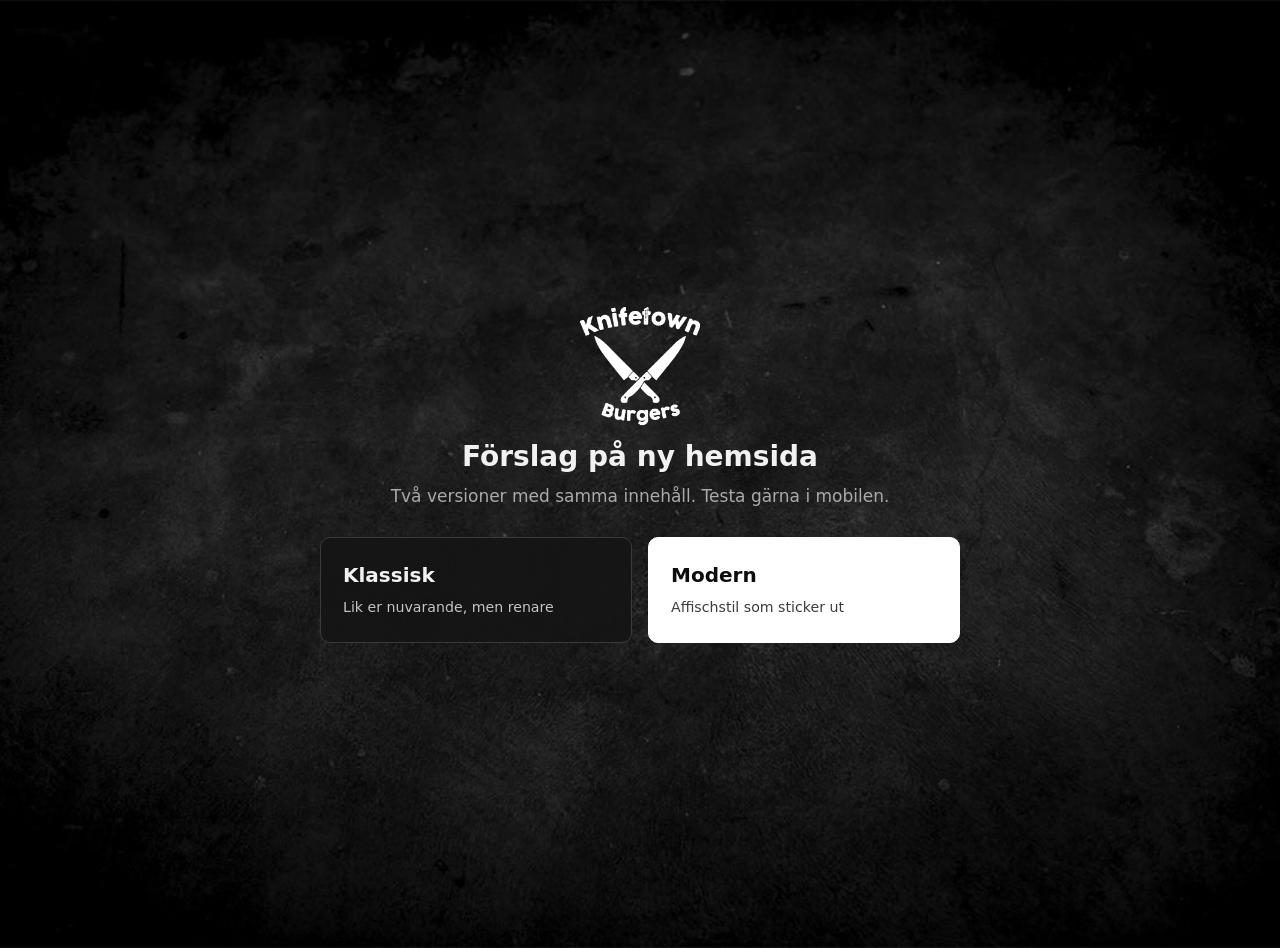
<file: index.html>
<!doctype html>
<html lang="sv">
<head>
<meta charset="utf-8">
<meta name="viewport" content="width=device-width, initial-scale=1">
<meta name="robots" content="noindex">
<title>Knifetown Burgers – förslag på ny hemsida</title>
<link rel="icon" href="img/favicon.png">
<style>
  body{margin:0;min-height:100vh;display:grid;place-items:center;background:#111 url("img/bakgrund.jpg") center/cover;color:#f1f1f1;font:17px/1.5 system-ui,sans-serif;padding:24px}
  main{max-width:640px;width:100%;text-align:center}
  img{width:120px;margin:0 auto 10px;display:block}
  h1{font-size:28px;margin:0 0 6px}
  p{color:#aaa;margin:0 0 28px}
  .grid{display:grid;grid-template-columns:1fr 1fr;gap:16px;text-align:left}
  a{display:block;padding:22px;border-radius:10px;text-decoration:none;color:inherit;border:1px solid #3a3a3a;background:rgba(20,20,20,.9)}
  a:hover{border-color:#fff}
  a.modern{background:#fff;color:#0d0d0d;border-color:#fff}
  b{display:block;font-size:20px;margin-bottom:4px}
  small{opacity:.8}
  @media (max-width:520px){.grid{grid-template-columns:1fr}}
</style>
</head>
<body>
<main>
  <img src="img/logo.png" alt="Knifetown Burgers">
  <h1>Förslag på ny hemsida</h1>
  <p>Två versioner med samma innehåll. Testa gärna i mobilen.</p>
  <div class="grid">
    <a href="klassisk/"><b>Klassisk</b><small>Lik er nuvarande, men renare</small></a>
    <a class="modern" href="modern/"><b>Modern</b><small>Affischstil som sticker ut</small></a>
  </div>
</main>
</body>
</html>
</file>
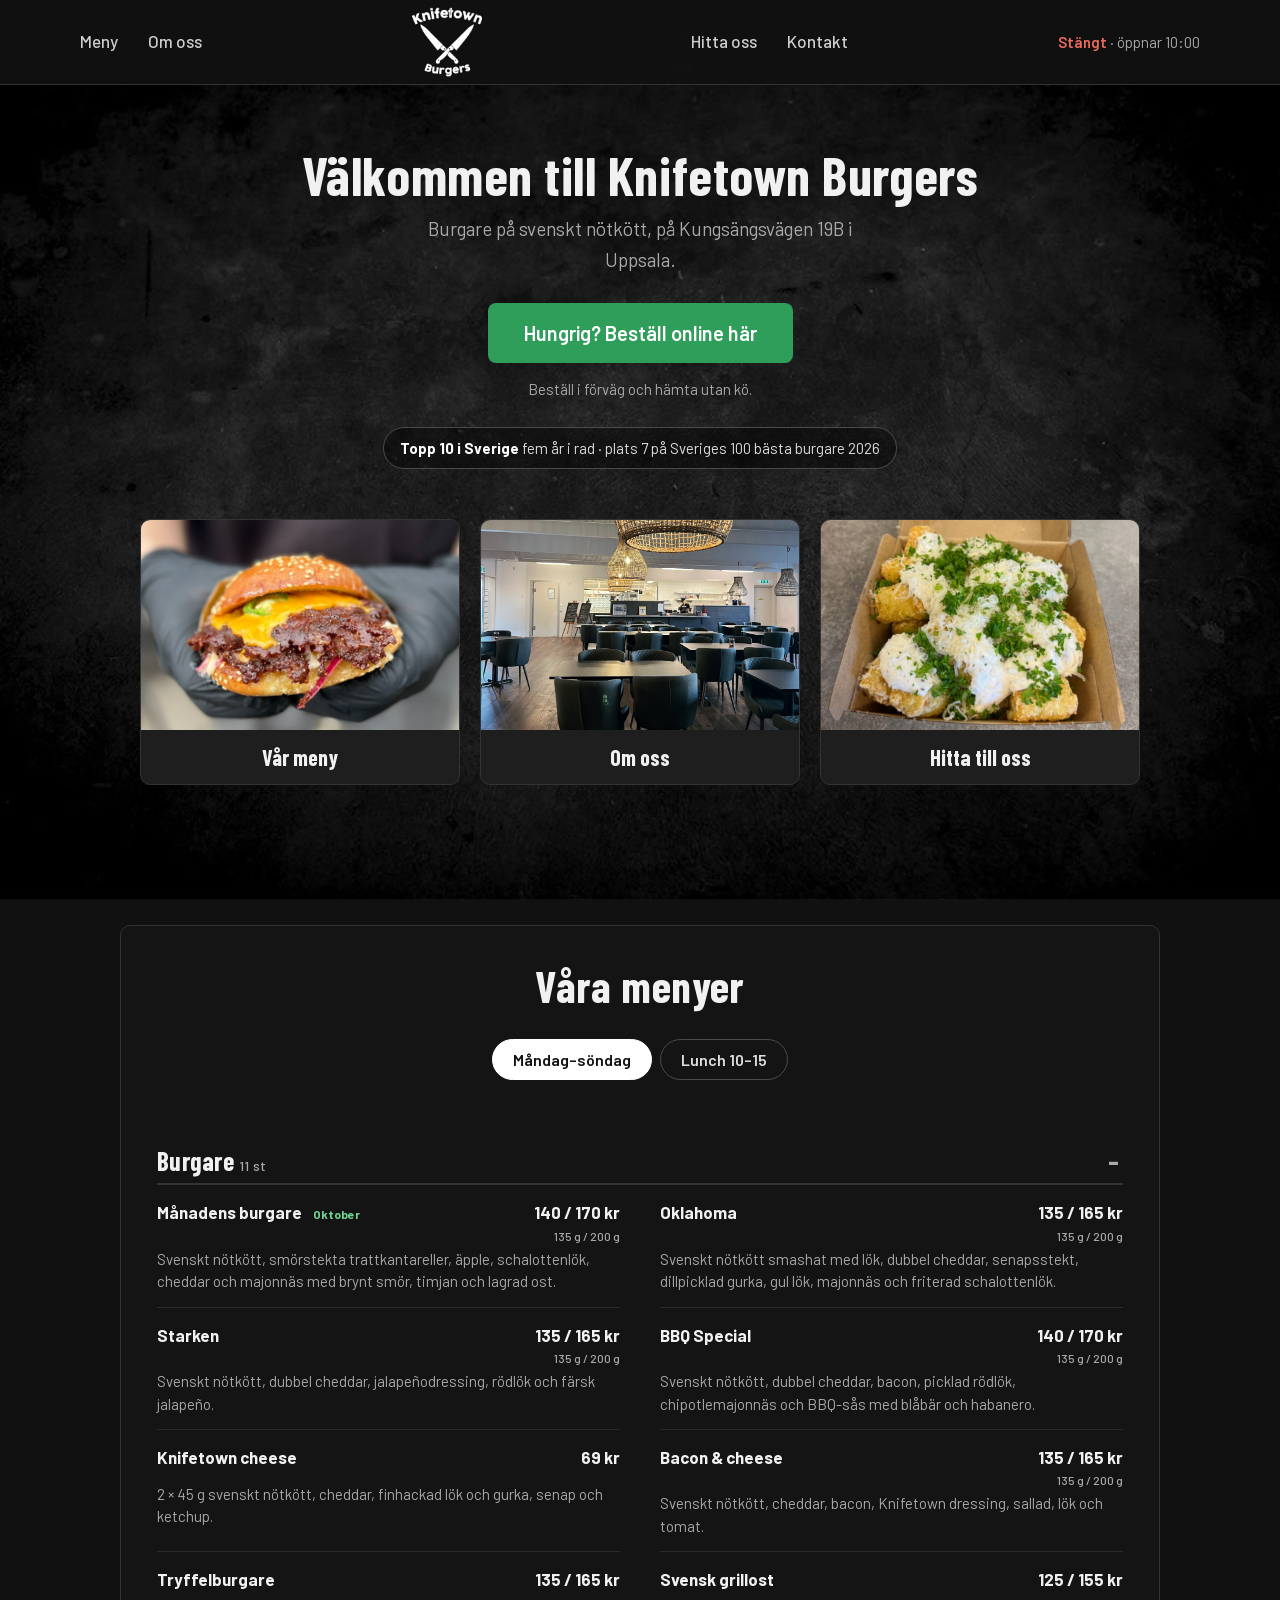
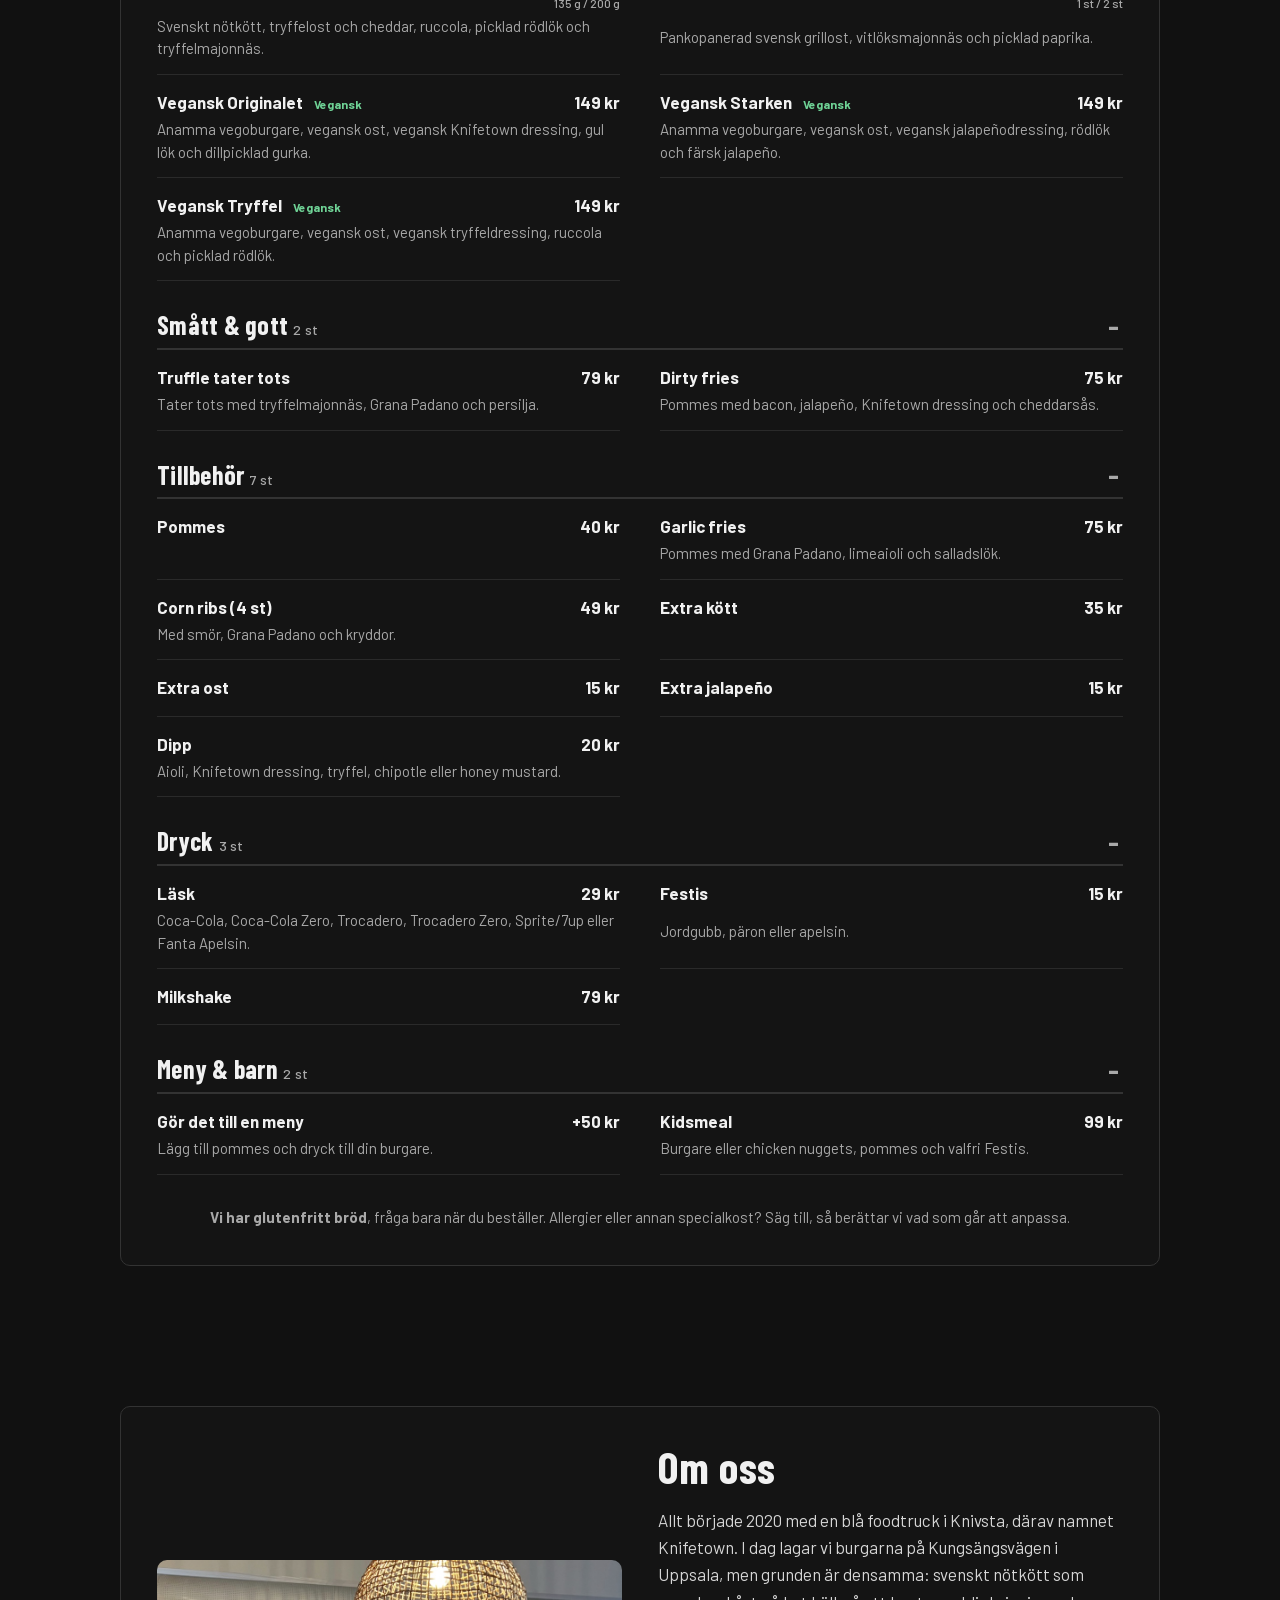
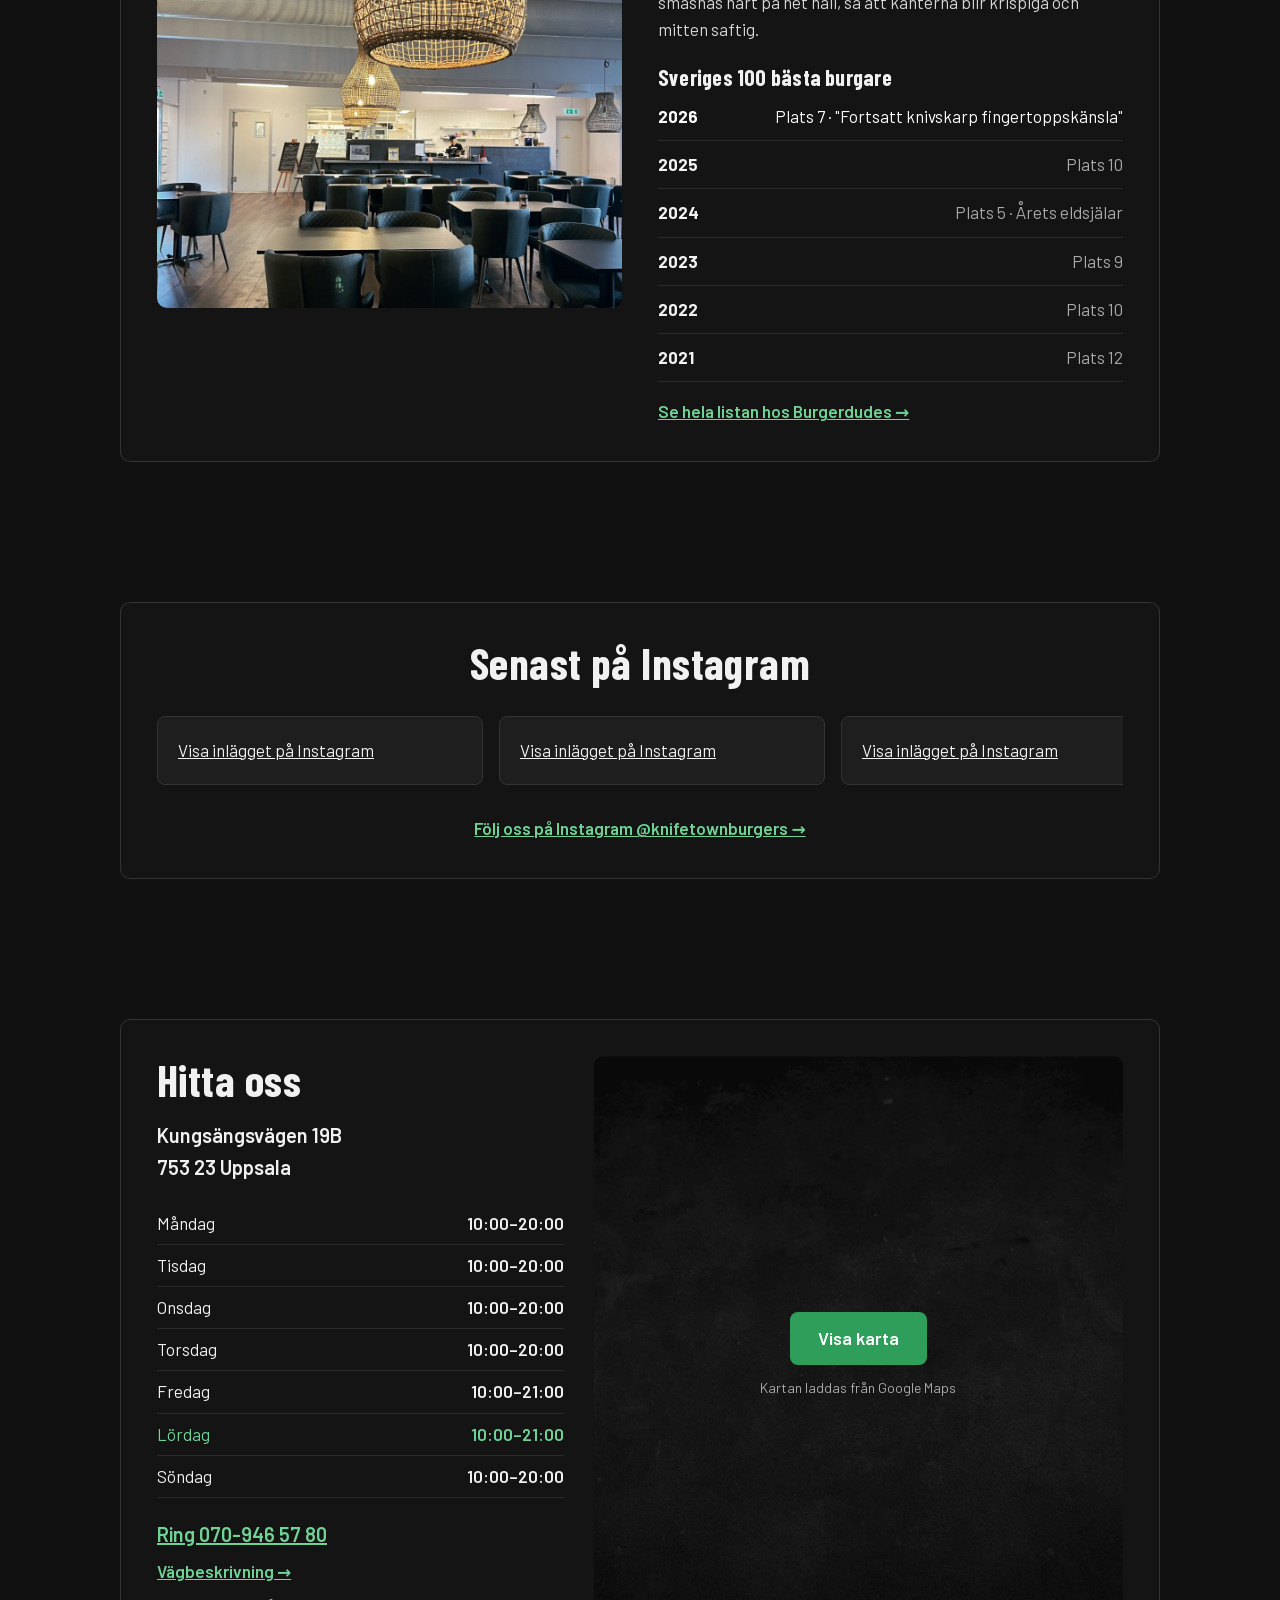
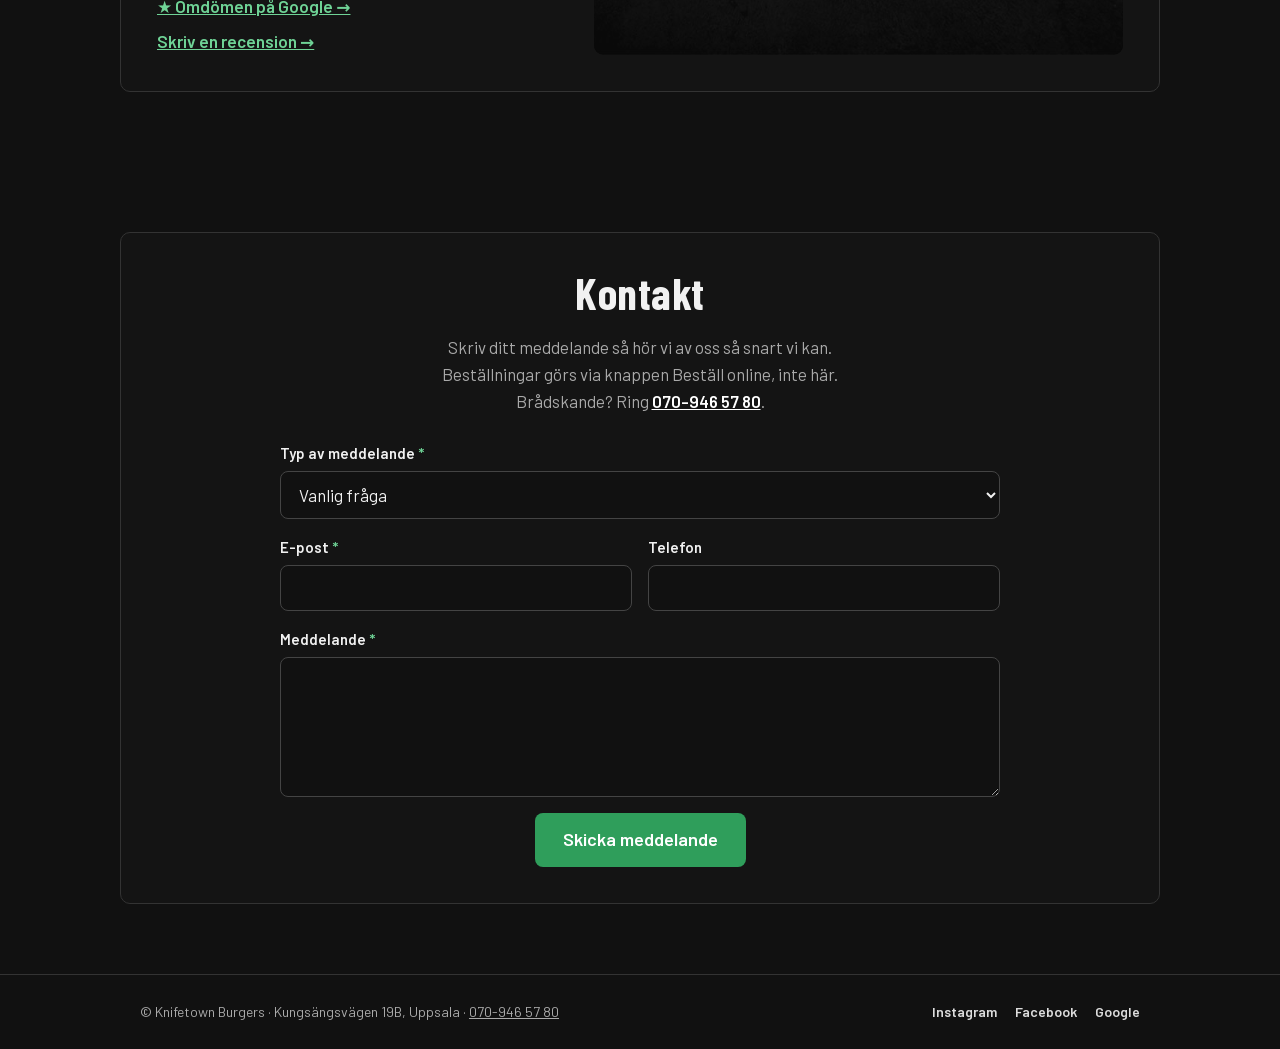
<file: klassisk/index.html>
<!doctype html>
<html lang="sv">
<head>
<meta charset="utf-8">
<meta name="viewport" content="width=device-width, initial-scale=1">
<meta name="robots" content="noindex">
<title>Knifetown Burgers – smashburgare i Uppsala, topp 10 i Sverige</title>
<meta name="description" content="Smashburgare på svenskt nötkött på Kungsängsvägen 19B i Uppsala. Plats 7 på Sveriges 100 bästa burgare 2026, topp 10 fem år i rad. Beställ online.">
<meta property="og:type" content="website">
<meta property="og:site_name" content="Knifetown Burgers">
<meta property="og:locale" content="sv_SE">
<meta property="og:title" content="Knifetown Burgers – smashburgare i Uppsala, topp 10 i Sverige">
<meta property="og:description" content="Smashburgare på svenskt nötkött på Kungsängsvägen 19B i Uppsala. Plats 7 på Sveriges 100 bästa burgare 2026, topp 10 fem år i rad. Beställ online.">
<meta property="og:url" content="https://knifetown.sluggan.com/klassisk/">
<meta property="og:image" content="https://knifetown.sluggan.com/img/burgare.jpg">
<meta property="og:image:alt" content="Smashburgare med cheddar från Knifetown Burgers">
<meta name="twitter:card" content="summary_large_image">
<link rel="icon" href="../img/favicon.png">
<link rel="stylesheet" href="../fonts/fonts.css">
<script type="application/ld+json">
{
  "@context": "https://schema.org",
  "@type": "Restaurant",
  "@id": "https://knifetownburgers.se/#restaurang",
  "name": "Knifetown Burgers",
  "alternateName": "Knifetown Burgers Uppsala",
  "description": "Smashburgare på svenskt nötkött i Uppsala. Startade som foodtruck i Knivsta 2020.",
  "url": "https://knifetownburgers.se/",
  "image": "https://knifetown.sluggan.com/img/burgare.jpg",
  "logo": "https://knifetown.sluggan.com/img/logo.png",
  "telephone": "+46709465780",
  "servesCuisine": [
    "Hamburgare",
    "Smashburgare"
  ],
  "priceRange": "69–200 kr",
  "menu": "https://knifetownburgers.se/#meny",
  "acceptsReservations": false,
  "geo": {"@type": "GeoCoordinates", "latitude": 59.8467515, "longitude": 17.6700466},
  "hasMap": "https://maps.google.com/?cid=10354588699820750538",
  "address": {
    "@type": "PostalAddress",
    "streetAddress": "Kungsängsvägen 19B",
    "postalCode": "753 23",
    "addressLocality": "Uppsala",
    "addressCountry": "SE"
  },
  "openingHoursSpecification": [
    {
      "@type": "OpeningHoursSpecification",
      "dayOfWeek": [
        "Monday",
        "Tuesday",
        "Wednesday",
        "Thursday",
        "Sunday"
      ],
      "opens": "10:00",
      "closes": "20:00"
    },
    {
      "@type": "OpeningHoursSpecification",
      "dayOfWeek": [
        "Friday",
        "Saturday"
      ],
      "opens": "10:00",
      "closes": "21:00"
    }
  ],
  "award": [
    "Sveriges 100 bästa burgare 2026, plats 7",
    "Sveriges 100 bästa burgare 2025, plats 10",
    "Sveriges 100 bästa burgare 2024, plats 5"
  ],
  "potentialAction": {
    "@type": "OrderAction",
    "target": "https://qopla.com/restaurant/knifetown-burgers-/qQALLpRyEO/order"
  },
  "sameAs": [
    "https://www.instagram.com/knifetownburgers/",
    "https://www.facebook.com/profile.php?id=100063505151036",
    "https://maps.google.com/?cid=10354588699820750538"
  ]
}
</script>
<style>
:root{
  --bg:#141414; --panel:#1e1e1e; --line:#333; --text:#f1f1f1; --muted:#a9a9a9;
  --green:#2f9e5b; --green-2:#37b569;
  --head:"Barlow Condensed", "Arial Narrow", sans-serif;
  --body:"Barlow", system-ui, sans-serif;
}
*{box-sizing:border-box}
html{scroll-padding-top:90px}
body{margin:0;color:var(--text);font:17px/1.6 var(--body);background:#111 url("../img/bakgrund.jpg") center top/cover fixed}
img{max-width:100%;display:block}
a{color:inherit}
h1,h2,h3{font-family:var(--head);font-weight:700;line-height:1.1;margin:0;letter-spacing:.01em}
h2{font-size:clamp(32px,4vw,44px);text-align:center;margin-bottom:28px}
.wrap{max-width:1040px;margin:0 auto;padding:0 20px}
section{padding:70px 0}
.panel{background:rgba(20,20,20,.9);border:1px solid var(--line);border-radius:10px;padding:36px}

.btn{display:inline-block;font:600 18px/1.2 var(--body);text-decoration:none;text-align:center;padding:16px 28px;border-radius:8px;background:var(--green);color:#fff;border:0;cursor:pointer}
.btn:hover{background:var(--green-2)}
.btn.dark{background:#2a2a2a}
.btn.dark:hover{background:#3a3a3a}

/* header */
header{position:sticky;top:0;z-index:20;background:rgba(17,17,17,.97);border-bottom:1px solid var(--line)}
header .wrap{display:flex;align-items:center;justify-content:space-between;gap:20px;height:84px;max-width:1160px}
header nav{display:flex;gap:30px}
header nav a{text-decoration:none;font-weight:500;color:#cfcfcf}
header nav a:hover{color:#fff}
header .logo img{width:70px;height:70px}
.hours-now{font-size:15px;color:var(--muted);white-space:nowrap}
.hours-now b{color:#6fd396;font-weight:600}
.hours-now.closed b{color:#ef6b5d}
@media (max-width:860px){header nav{display:none}}

/* start */
.welcome{text-align:center;padding:60px 0 40px}
.welcome img.big{width:180px;margin:0 auto 18px}
.welcome h1{font-size:clamp(36px,5vw,54px)}
.welcome p{color:var(--muted);font-size:19px;margin:10px auto 28px;max-width:44ch}
.welcome .btn{font-size:20px;padding:18px 36px}
.badge{display:inline-flex;align-items:center;gap:10px;margin-top:26px;padding:8px 16px;border:1px solid #4a4a4a;border-radius:99px;font-size:15px;color:#ddd;background:rgba(0,0,0,.4)}
.badge b{color:#fff}
.cards{display:grid;grid-template-columns:repeat(3,1fr);gap:20px}
.card{display:block;text-decoration:none;background:var(--panel);border:1px solid var(--line);border-radius:10px;overflow:hidden;transition:transform .2s}
.card:hover{transform:translateY(-3px)}
.card img{width:100%;height:210px;object-fit:cover}
.card span{display:block;padding:16px;text-align:center;font:700 22px/1 var(--head)}
@media (max-width:760px){.cards{grid-template-columns:1fr}}

/* meny */
.menu-switch{display:flex;justify-content:center;gap:8px;margin-bottom:10px}
.menu-switch button{font:600 16px var(--body);padding:10px 20px;border-radius:99px;border:1px solid #4a4a4a;background:transparent;color:#ddd;cursor:pointer}
.menu-switch button[aria-pressed=true]{background:#fff;color:#111;border-color:#fff}
.lunch-note{text-align:center;color:#6fd396;font-weight:600;min-height:1.6em;margin:0 0 6px}
.cat{margin-top:30px}
.cat summary{display:flex;align-items:center;gap:12px;cursor:pointer;list-style:none;border-bottom:2px solid var(--line);padding-bottom:8px}
.cat summary::-webkit-details-marker{display:none}
.cat summary::after{content:"–";font:700 26px/1 var(--head);color:var(--muted);width:20px;text-align:center}
.cat:not([open]) summary::after{content:"+"}
.cat h3{flex:1;font-size:26px}
.cat h3 small{font:500 14px var(--body);color:var(--muted)}
.allergy{text-align:center;color:var(--muted);font-size:15px;margin:30px 0 0}
.items{display:grid;grid-template-columns:1fr 1fr;gap:0 40px}
.item{display:grid;grid-template-columns:1fr auto;gap:2px 16px;padding:14px 0;border-bottom:1px solid #2a2a2a}
.item b{font-weight:700}
.item .v{font-size:12px;font-weight:700;color:#6fd396;margin-left:8px}
.item .pr{font-weight:700;white-space:nowrap;text-align:right}
.item .pr small{display:block;font-size:12px;font-weight:500;color:var(--muted)}
.item p{grid-column:1 / 3;margin:0;color:var(--muted);font-size:15px;line-height:1.5}
body.lunch .item.no-lunch{opacity:.55}
.item .v.nl{display:none;color:#ef6b5d}
body.lunch .item .v.nl{display:inline}
@media (max-width:760px){.items{grid-template-columns:1fr}.panel{padding:24px 18px}}

/* om oss */
.about{display:grid;grid-template-columns:1fr 1fr;gap:36px;align-items:center}
.about img{border-radius:10px;width:100%;aspect-ratio:4/3;object-fit:cover}
.about h2{text-align:left;margin-bottom:16px}
.awards{list-style:none;margin:0;padding:0}
.awards li{display:flex;justify-content:space-between;gap:16px;padding:10px 0;border-bottom:1px solid #2a2a2a}
.awards li b{font-weight:700}
.awards li span{color:var(--muted);text-align:right}
.awards li.top b,.awards li.top span{color:#fff}
.about a.link{display:inline-block;margin-top:16px;color:#6fd396;font-weight:600}
.about p{color:#d6d6d6;margin:0 0 14px}
.about h3{font-size:22px;margin:22px 0 4px}
@media (max-width:760px){.about{grid-template-columns:1fr}}

/* instagram */
.feed{display:flex;gap:16px;overflow-x:auto;scroll-snap-type:x mandatory;padding-bottom:12px;scrollbar-color:#444 transparent}
.feed .instagram-media,.feed iframe{flex:0 0 326px!important;min-width:326px!important;max-width:326px!important;margin:0!important;scroll-snap-align:start}
.feed blockquote{background:#1e1e1e;border:1px solid #333;border-radius:8px;padding:20px}
.insta-link{display:block;text-align:center;margin-top:18px;color:#6fd396;font-weight:600}

/* hitta oss */
.find{display:grid;grid-template-columns:1fr 1.3fr;gap:30px;align-items:start}
.find h2{text-align:left;margin-bottom:14px}
.find .addr{font-size:20px;font-weight:600;margin:0 0 20px}
.hours{width:100%;border-collapse:collapse}
.hours td{padding:7px 0;border-bottom:1px solid #2a2a2a}
.hours td:last-child{text-align:right;font-weight:600}
.hours tr.today td{color:#6fd396}
.find-links{display:grid;gap:8px;margin-top:20px}
.find-links a{font-weight:600;color:#6fd396}
.find-links a:first-child{font-size:20px}
.map{min-height:340px;height:100%;border-radius:10px;overflow:hidden;background:#111 url("../img/bakgrund.jpg") center/cover}
.map iframe{width:100%;height:100%;min-height:340px;border:0;display:block}
.map-load{width:100%;height:100%;min-height:340px;display:grid;place-content:center;justify-items:center;gap:12px;background:rgba(17,17,17,.55);border:0;color:var(--text);cursor:pointer;font:inherit}
.map-load small{color:var(--muted);font-size:14px}
@media (max-width:760px){.find{grid-template-columns:1fr}}

/* kontakt */
form{display:grid;grid-template-columns:1fr 1fr;gap:16px;max-width:720px;margin:0 auto}
form label{display:grid;gap:6px;font-weight:600;font-size:15px}
form label.full{grid-column:1 / -1}
form input,form select,form textarea{font:17px var(--body);color:var(--text);background:#111;border:1px solid #444;border-radius:8px;padding:12px 14px;width:100%}
form textarea{min-height:140px;resize:vertical}
form input:focus,form select:focus,form textarea:focus{outline:2px solid var(--green);border-color:var(--green)}
form .req{color:#6fd396}
form .btn{grid-column:1 / -1;justify-self:center}
.contact-intro{text-align:center;color:var(--muted);max-width:52ch;margin:-12px auto 26px}
.sent{grid-column:1 / -1;text-align:center;margin:0;padding:14px;border-radius:8px;background:rgba(47,158,91,.15);border:1px solid var(--green);display:none}
.sent.show{display:block}
@media (max-width:640px){form{grid-template-columns:1fr}}

footer{background:#111;border-top:1px solid var(--line);padding:26px 0 100px;color:var(--muted);font-size:14px}
footer .wrap{display:flex;justify-content:space-between;align-items:center;gap:16px;flex-wrap:wrap}
footer .social{display:flex;gap:18px}
footer .social a{color:#ddd;font-weight:600;text-decoration:none}
footer .social a:hover{color:#fff}
@media (min-width:761px){footer{padding-bottom:26px}}

.orderbar{display:none}
@media (max-width:760px){
  .orderbar{display:flex;gap:10px;position:fixed;left:12px;right:12px;bottom:calc(12px + env(safe-area-inset-bottom));z-index:30}
  .orderbar .btn{flex:1;box-shadow:0 6px 20px rgba(0,0,0,.5)}
  .orderbar .btn.dark{flex:0 0 auto}
}
</style>
</head>
<body>

<header>
  <div class="wrap">
    <nav>
      <a href="#meny">Meny</a>
      <a href="#om">Om oss</a>
    </nav>
    <a class="logo" href="#"><img src="../img/logo.png" alt="Knifetown Burgers"></a>
    <nav>
      <a href="#hitta">Hitta oss</a>
      <a href="#kontakt">Kontakt</a>
    </nav>
    <span class="hours-now" id="status">Öppet 10–20</span>
  </div>
</header>

<main>
<section class="welcome">
  <div class="wrap">
    <h1>Välkommen till Knifetown Burgers</h1>
    <p>Burgare på svenskt nötkött, på Kungsängsvägen 19B i Uppsala.</p>
    <a class="btn" href="https://qopla.com/restaurant/knifetown-burgers-/qQALLpRyEO/order" target="_blank" rel="noopener">Hungrig? Beställ online här</a>
    <p style="font-size:15px;margin:14px auto 0">Beställ i förväg och hämta utan kö.</p>
    <div><span class="badge"><span><b>Topp 10 i Sverige</b> fem år i rad · plats 7 på Sveriges 100 bästa burgare 2026</span></span></div>
  </div>
</section>

<section style="padding-top:10px">
  <div class="wrap cards">
    <a class="card" href="#meny"><img src="../img/burgare.jpg" alt="Burgare med cheddar"><span>Vår meny</span></a>
    <a class="card" href="#om"><img src="../img/restaurang.jpg" alt="Matsalen" style="object-position:center 65%"><span>Om oss</span></a>
    <a class="card" href="#hitta"><img src="../img/tater-tots.jpg" alt="Truffle tater tots"><span>Hitta till oss</span></a>
  </div>
</section>

<section id="meny">
  <div class="wrap panel">
    <h2>Våra menyer</h2>
    <div class="menu-switch" role="group" aria-label="Välj meny">
      <button type="button" aria-pressed="true" data-mode="dag">Måndag–söndag</button>
      <button type="button" aria-pressed="false" data-mode="lunch">Lunch 10–15</button>
    </div>
    <p class="lunch-note" id="lunch-note"></p>
    <details class="cat" open>
      <summary><h3>Burgare <small>11 st</small></h3></summary>
      <div class="items">
        <div class="item"><b>Månadens burgare <span class="v" style="color:#6fd396">Oktober</span></b><span class="pr" data-dag="140 / 170 kr" data-lunch="170 / 200 kr">140 / 170 kr<small>135 g / 200 g</small></span><p>Svenskt nötkött, smörstekta trattkantareller, äpple, schalottenlök, cheddar och majonnäs med brynt smör, timjan och lagrad ost.</p></div>
        <div class="item"><b>Oklahoma</b><span class="pr" data-dag="135 / 165 kr" data-lunch="165 / 195 kr">135 / 165 kr<small>135 g / 200 g</small></span><p>Svenskt nötkött smashat med lök, dubbel cheddar, senapsstekt, dillpicklad gurka, gul lök, majonnäs och friterad schalottenlök.</p></div>
        <div class="item"><b>Starken</b><span class="pr" data-dag="135 / 165 kr" data-lunch="165 / 195 kr">135 / 165 kr<small>135 g / 200 g</small></span><p>Svenskt nötkött, dubbel cheddar, jalapeñodressing, rödlök och färsk jalapeño.</p></div>
        <div class="item"><b>BBQ Special</b><span class="pr" data-dag="140 / 170 kr" data-lunch="170 / 200 kr">140 / 170 kr<small>135 g / 200 g</small></span><p>Svenskt nötkött, dubbel cheddar, bacon, picklad rödlök, chipotlemajonnäs och BBQ-sås med blåbär och habanero.</p></div>
        <div class="item"><b>Knifetown cheese</b><span class="pr" data-dag="69 kr" data-lunch="99 kr">69 kr</span><p>2 × 45 g svenskt nötkött, cheddar, finhackad lök och gurka, senap och ketchup.</p></div>
        <div class="item"><b>Bacon &amp; cheese</b><span class="pr" data-dag="135 / 165 kr" data-lunch="165 / 195 kr">135 / 165 kr<small>135 g / 200 g</small></span><p>Svenskt nötkött, cheddar, bacon, Knifetown dressing, sallad, lök och tomat.</p></div>
        <div class="item"><b>Tryffelburgare</b><span class="pr" data-dag="135 / 165 kr" data-lunch="165 / 195 kr">135 / 165 kr<small>135 g / 200 g</small></span><p>Svenskt nötkött, tryffelost och cheddar, ruccola, picklad rödlök och tryffelmajonnäs.</p></div>
        <div class="item"><b>Svensk grillost</b><span class="pr" data-dag="125 / 155 kr" data-lunch="155 / 170 kr">125 / 155 kr<small>1 st / 2 st</small></span><p>Pankopanerad svensk grillost, vitlöksmajonnäs och picklad paprika.</p></div>
        <div class="item"><b>Vegansk Originalet <span class="v">Vegansk</span></b><span class="pr" data-dag="149 kr" data-lunch="170 kr">149 kr</span><p>Anamma vegoburgare, vegansk ost, vegansk Knifetown dressing, gul lök och dillpicklad gurka.</p></div>
        <div class="item"><b>Vegansk Starken <span class="v">Vegansk</span></b><span class="pr" data-dag="149 kr" data-lunch="170 kr">149 kr</span><p>Anamma vegoburgare, vegansk ost, vegansk jalapeñodressing, rödlök och färsk jalapeño.</p></div>
        <div class="item"><b>Vegansk Tryffel <span class="v">Vegansk</span></b><span class="pr" data-dag="149 kr" data-lunch="170 kr">149 kr</span><p>Anamma vegoburgare, vegansk ost, vegansk tryffeldressing, ruccola och picklad rödlök.</p></div>
      </div>
    </details>
    <details class="cat" open>
      <summary><h3>Smått &amp; gott <small>2 st</small></h3></summary>
      <div class="items">
        <div class="item"><b>Truffle tater tots</b><span class="pr">79 kr</span><p>Tater tots med tryffelmajonnäs, Grana Padano och persilja.</p></div>
        <div class="item no-lunch"><b>Dirty fries <span class="v nl">Ej lunch</span></b><span class="pr">75 kr</span><p>Pommes med bacon, jalapeño, Knifetown dressing och cheddarsås.</p></div>
      </div>
    </details>
    <details class="cat" open>
      <summary><h3>Tillbehör <small>7 st</small></h3></summary>
      <div class="items">
        <div class="item"><b>Pommes</b><span class="pr">40 kr</span></div>
        <div class="item"><b>Garlic fries</b><span class="pr">75 kr</span><p>Pommes med Grana Padano, limeaioli och salladslök.</p></div>
        <div class="item no-lunch"><b>Corn ribs (4 st) <span class="v nl">Ej lunch</span></b><span class="pr">49 kr</span><p>Med smör, Grana Padano och kryddor.</p></div>
        <div class="item"><b>Extra kött</b><span class="pr">35 kr</span></div>
        <div class="item"><b>Extra ost</b><span class="pr">15 kr</span></div>
        <div class="item"><b>Extra jalapeño</b><span class="pr">15 kr</span></div>
        <div class="item"><b>Dipp</b><span class="pr">20 kr</span><p>Aioli, Knifetown dressing, tryffel, chipotle eller honey mustard.</p></div>
      </div>
    </details>
    <details class="cat" open>
      <summary><h3>Dryck <small>3 st</small></h3></summary>
      <div class="items">
        <div class="item"><b>Läsk</b><span class="pr">29 kr</span><p>Coca-Cola, Coca-Cola Zero, Trocadero, Trocadero Zero, Sprite/7up eller Fanta Apelsin.</p></div>
        <div class="item"><b>Festis</b><span class="pr">15 kr</span><p>Jordgubb, päron eller apelsin.</p></div>
        <div class="item"><b>Milkshake</b><span class="pr">79 kr</span></div>
      </div>
    </details>
    <details class="cat" open>
      <summary><h3>Meny &amp; barn <small>2 st</small></h3></summary>
      <div class="items">
        <div class="item no-lunch"><b>Gör det till en meny <span class="v nl">Ej lunch</span></b><span class="pr">+50 kr</span><p>Lägg till pommes och dryck till din burgare.</p></div>
        <div class="item"><b>Kidsmeal</b><span class="pr">99 kr</span><p>Burgare eller chicken nuggets, pommes och valfri Festis.</p></div>
      </div>
    </details>
    <p class="allergy"><b>Vi har glutenfritt bröd</b>, fråga bara när du beställer. Allergier eller annan specialkost? Säg till, så berättar vi vad som går att anpassa.</p>
  </div>
</section>

<section id="om">
  <div class="wrap panel about">
    <img src="../img/restaurang.jpg" alt="Matsalen hos Knifetown Burgers" loading="lazy">
    <div>
      <h2>Om oss</h2>
      <p>Allt började 2020 med en blå foodtruck i Knivsta, därav namnet Knifetown. I dag lagar vi burgarna på Kungsängsvägen i Uppsala, men grunden är densamma: svenskt nötkött som smashas hårt på het häll, så att kanterna blir krispiga och mitten saftig.</p>
      <h3>Sveriges 100 bästa burgare</h3>
      <ul class="awards">
        <li class="top"><b>2026</b><span>Plats 7 · "Fortsatt knivskarp fingertoppskänsla"</span></li>
        <li><b>2025</b><span>Plats 10</span></li>
        <li><b>2024</b><span>Plats 5 · Årets eldsjälar</span></li>
        <li><b>2023</b><span>Plats 9</span></li>
        <li><b>2022</b><span>Plats 10</span></li>
        <li><b>2021</b><span>Plats 12</span></li>
      </ul>
      <a class="link" href="https://www.burgerdudes.se/sveriges-basta-burgare-2026/" target="_blank" rel="noopener">Se hela listan hos Burgerdudes →</a>
    </div>
  </div>
</section>

<section id="instagram">
  <div class="wrap panel">
    <h2>Senast på Instagram</h2>
    <div class="feed">
      <blockquote class="instagram-media" data-instgrm-permalink="https://www.instagram.com/p/Dd6La5-oDU0/" data-instgrm-version="14"><a href="https://www.instagram.com/p/Dd6La5-oDU0/" target="_blank" rel="noopener">Visa inlägget på Instagram</a></blockquote>
      <blockquote class="instagram-media" data-instgrm-permalink="https://www.instagram.com/reel/DdtggC8oblx/" data-instgrm-version="14"><a href="https://www.instagram.com/reel/DdtggC8oblx/" target="_blank" rel="noopener">Visa inlägget på Instagram</a></blockquote>
      <blockquote class="instagram-media" data-instgrm-permalink="https://www.instagram.com/p/Ddq5Xziocdc/" data-instgrm-version="14"><a href="https://www.instagram.com/p/Ddq5Xziocdc/" target="_blank" rel="noopener">Visa inlägget på Instagram</a></blockquote>
      <blockquote class="instagram-media" data-instgrm-permalink="https://www.instagram.com/reel/DdI-T4IoI4z/" data-instgrm-version="14"><a href="https://www.instagram.com/reel/DdI-T4IoI4z/" target="_blank" rel="noopener">Visa inlägget på Instagram</a></blockquote>
      <blockquote class="instagram-media" data-instgrm-permalink="https://www.instagram.com/p/Dc-vcPUI2Wy/" data-instgrm-version="14"><a href="https://www.instagram.com/p/Dc-vcPUI2Wy/" target="_blank" rel="noopener">Visa inlägget på Instagram</a></blockquote>
    </div>
    <a class="insta-link" href="https://www.instagram.com/knifetownburgers/" target="_blank" rel="noopener">Följ oss på Instagram @knifetownburgers →</a>
  </div>
</section>

<section id="hitta">
  <div class="wrap panel find">
    <div>
      <h2>Hitta oss</h2>
      <p class="addr">Kungsängsvägen 19B<br>753 23 Uppsala</p>
      <table class="hours">
        <tr data-d="1"><td>Måndag</td><td>10:00–20:00</td></tr>
        <tr data-d="2"><td>Tisdag</td><td>10:00–20:00</td></tr>
        <tr data-d="3"><td>Onsdag</td><td>10:00–20:00</td></tr>
        <tr data-d="4"><td>Torsdag</td><td>10:00–20:00</td></tr>
        <tr data-d="5"><td>Fredag</td><td>10:00–21:00</td></tr>
        <tr data-d="6"><td>Lördag</td><td>10:00–21:00</td></tr>
        <tr data-d="0"><td>Söndag</td><td>10:00–20:00</td></tr>
      </table>
      <div class="find-links">
        <a href="tel:+46709465780">Ring 070-946 57 80</a>
        <a href="https://www.google.com/maps/dir/?api=1&amp;destination=Knifetown+Burgers+Uppsala&amp;destination_place_id=ChIJpVhw3bm5X0YRyvYWwI_jso8" target="_blank" rel="noopener">Vägbeskrivning →</a>
        <a href="https://maps.google.com/?cid=10354588699820750538" target="_blank" rel="noopener">★ Omdömen på Google →</a>
        <a href="https://search.google.com/local/writereview?placeid=ChIJpVhw3bm5X0YRyvYWwI_jso8" target="_blank" rel="noopener">Skriv en recension →</a>
      </div>
    </div>
    <div class="map" id="map"><button type="button" class="map-load"><span class="btn">Visa karta</span><small>Kartan laddas från Google Maps</small></button></div>
  </div>
</section>

<section id="kontakt">
  <div class="wrap panel">
    <h2>Kontakt</h2>
    <p class="contact-intro">Skriv ditt meddelande så hör vi av oss så snart vi kan. Beställningar görs via knappen Beställ online, inte här. Brådskande? Ring <a href="tel:+46709465780" style="color:#fff;font-weight:600">070-946 57 80</a>.</p>
    <form id="contact-form" novalidate>
      <label class="full"><span>Typ av meddelande <span class="req">*</span></span>
        <select name="typ" required>
          <option>Vanlig fråga</option>
          <option>Fel på hemsidan (inte beställningar via Qopla)</option>
        </select>
      </label>
      <label><span>E-post <span class="req">*</span></span><input type="email" name="epost" required autocomplete="email"></label>
      <label><span>Telefon</span><input type="tel" name="telefon" autocomplete="tel"></label>
      <label class="full"><span>Meddelande <span class="req">*</span></span><textarea name="meddelande" required></textarea></label>
      <button class="btn" type="submit">Skicka meddelande</button>
      <p class="sent" id="sent" role="status"></p>
    </form>
  </div>
</section>
</main>

<footer>
  <div class="wrap">
    <span>© Knifetown Burgers · Kungsängsvägen 19B, Uppsala · <a href="tel:+46709465780">070-946 57 80</a></span>
    <div class="social">
      <a href="https://www.instagram.com/knifetownburgers/" target="_blank" rel="noopener">Instagram</a>
      <a href="https://www.facebook.com/profile.php?id=100063505151036" target="_blank" rel="noopener">Facebook</a>
      <a href="https://maps.google.com/?cid=10354588699820750538" target="_blank" rel="noopener">Google</a>
    </div>
  </div>
</footer>

<div class="orderbar">
  <a class="btn" href="https://qopla.com/restaurant/knifetown-burgers-/qQALLpRyEO/order" target="_blank" rel="noopener">Beställ online</a>
  <a class="btn dark" href="tel:+46709465780">Ring</a>
</div>

<script>
// måndag–söndag / lunch
const note = document.getElementById("lunch-note");
document.querySelectorAll(".menu-switch button").forEach(b => b.addEventListener("click", () => {
  const lunch = b.dataset.mode === "lunch";
  document.querySelectorAll(".menu-switch button").forEach(x => x.setAttribute("aria-pressed", x === b));
  document.body.classList.toggle("lunch", lunch);
  document.querySelectorAll(".pr[data-lunch]").forEach(p => { p.firstChild.textContent = lunch ? p.dataset.lunch : p.dataset.dag; });
  note.textContent = lunch ? "Alla dagar 10–15. Pommes och dryck ingår till burgarna." : "";
}));

// kontaktformulär – demo, skickar inget
const form = document.getElementById("contact-form"), sent = document.getElementById("sent");
form.addEventListener("submit", e => {
  e.preventDefault();
  if (!form.checkValidity()) { form.reportValidity(); return; }
  sent.textContent = "Tack! Det här är en demo, så meddelandet skickades inte någonstans.";
  sent.classList.add("show");
  form.reset();
});

// öppet nu
(() => {
  const p = Object.fromEntries(new Intl.DateTimeFormat("en-GB", {timeZone:"Europe/Stockholm", weekday:"short", hour:"2-digit", minute:"2-digit", hourCycle:"h23"})
    .formatToParts(new Date()).map(x => [x.type, x.value]));
  const d = ["Sun","Mon","Tue","Wed","Thu","Fri","Sat"].indexOf(p.weekday), m = +p.hour * 60 + +p.minute;
  const close = d === 5 || d === 6 ? 21 : 20, el = document.getElementById("status");
  document.querySelector(`.hours tr[data-d="${d}"]`)?.classList.add("today");
  if (m >= 600 && m < close * 60) el.innerHTML = `<b>Öppet nu</b> · till ${close}:00`;
  else { el.classList.add("closed"); el.innerHTML = `<b>Stängt</b> · öppnar 10:00`; }
})();

// mobil: bara burgarna utfällda från start
if (matchMedia("(max-width:760px)").matches)
  document.querySelectorAll("details.cat").forEach((d, i) => { if (i > 0) d.open = false; });

// kartan laddas först vid klick (ingen Google-spårning innan dess)
document.querySelector(".map-load").addEventListener("click", () => {
  document.getElementById("map").innerHTML = '<iframe title="Karta till Knifetown Burgers" src="https://www.google.com/maps/embed?pb=!1m18!1m12!1m3!1d1691.407983902509!2d17.785137976135005!3d59.7255966634627!2m3!1f0!2f0!3f0!3m2!1i1024!2i768!4f13.1!3m3!1m2!1s0x465fb9b9dd7058a5%3A0x8fb2e38fc016f6ca!2sKnifetown%20Burgers!5e0!3m2!1ssv!2sse!4v1653653397197!5m2!1ssv!2sse"></iframe>';
});
</script>
<script async src="https://www.instagram.com/embed.js"></script>
</body>
</html>
</file>
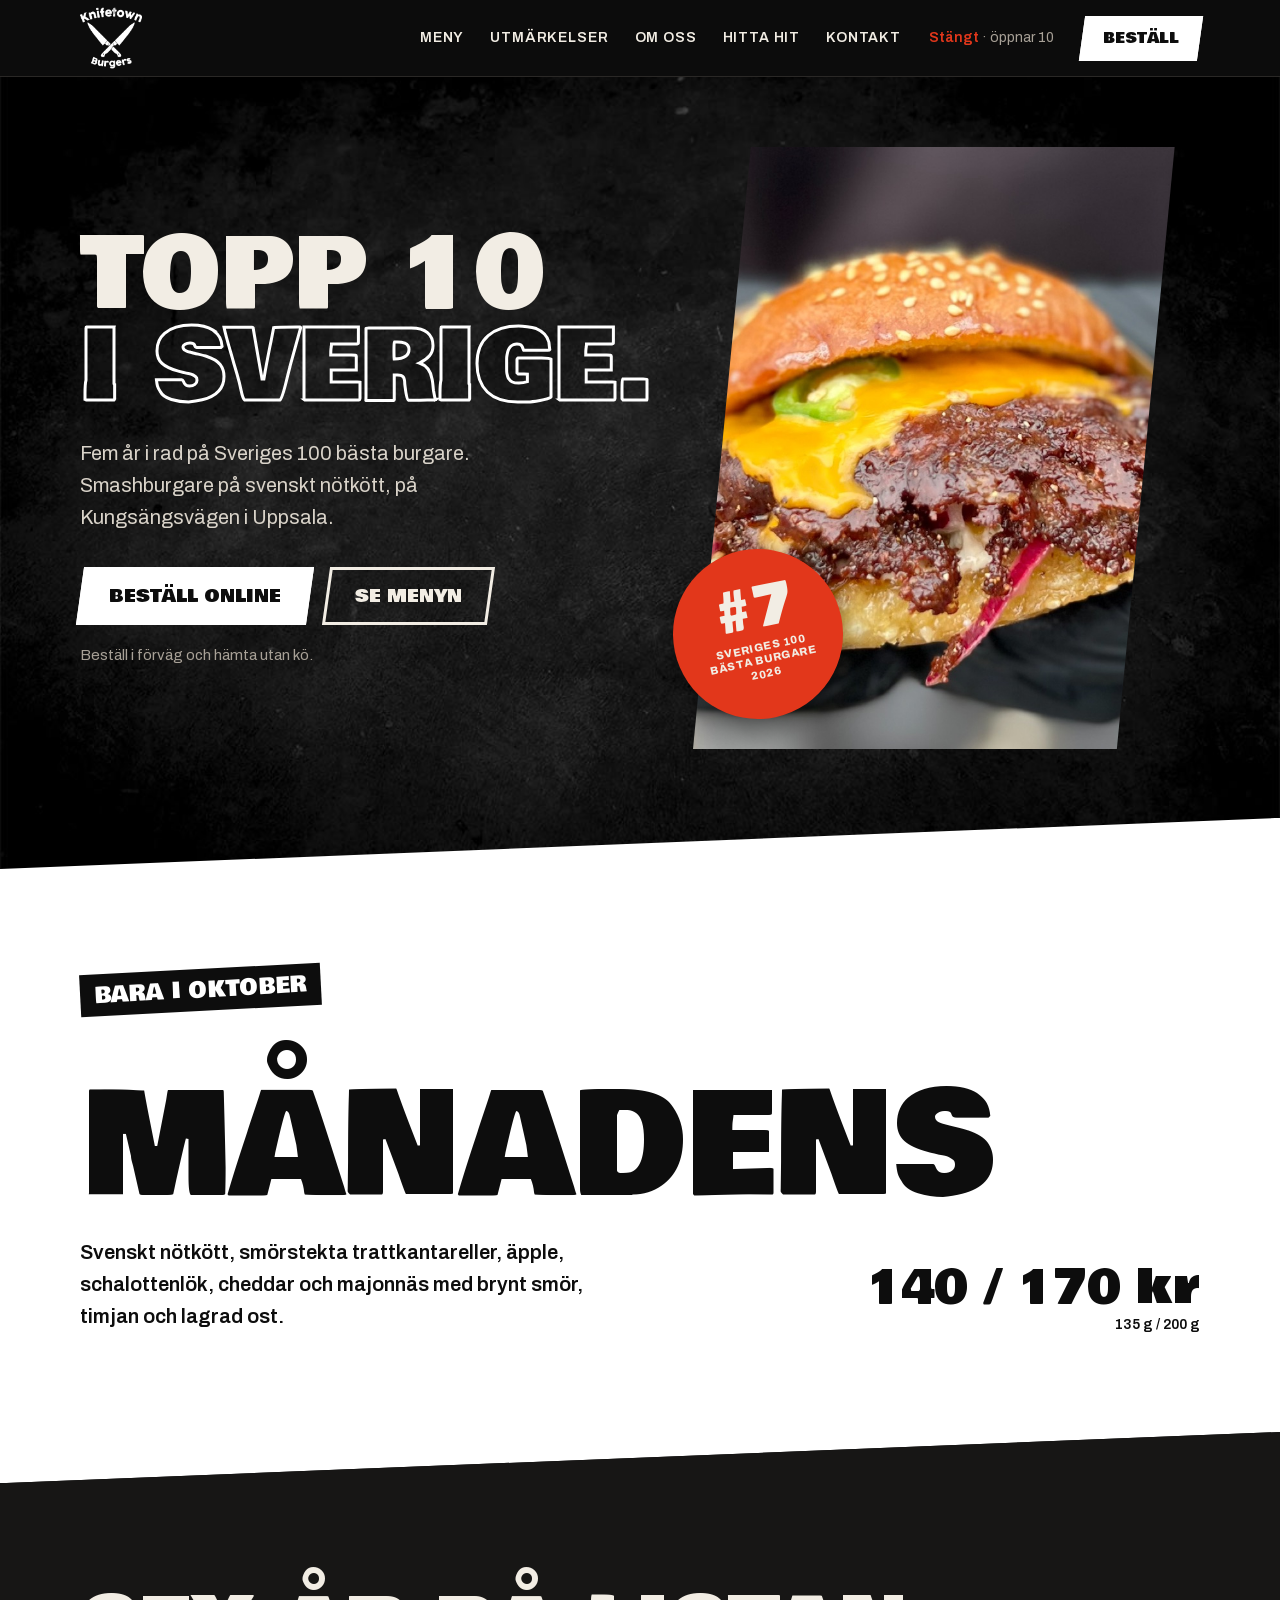
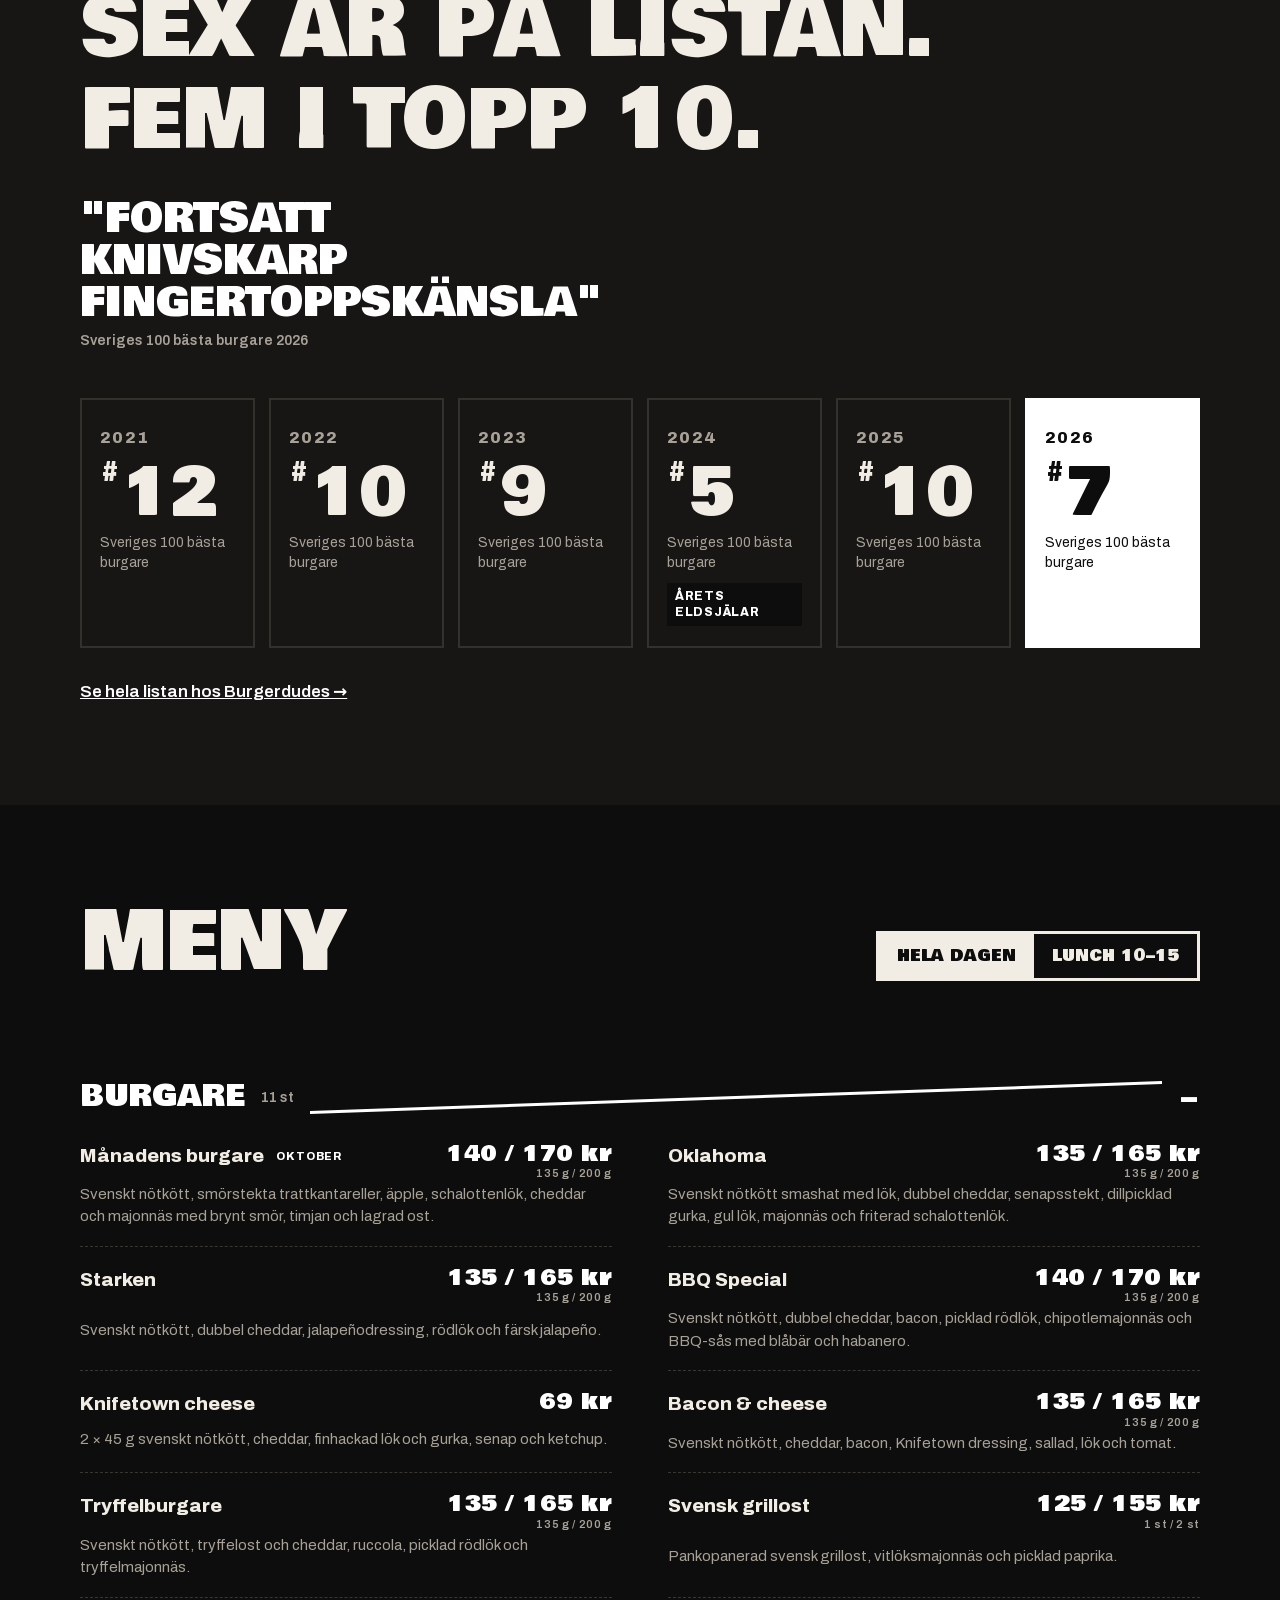
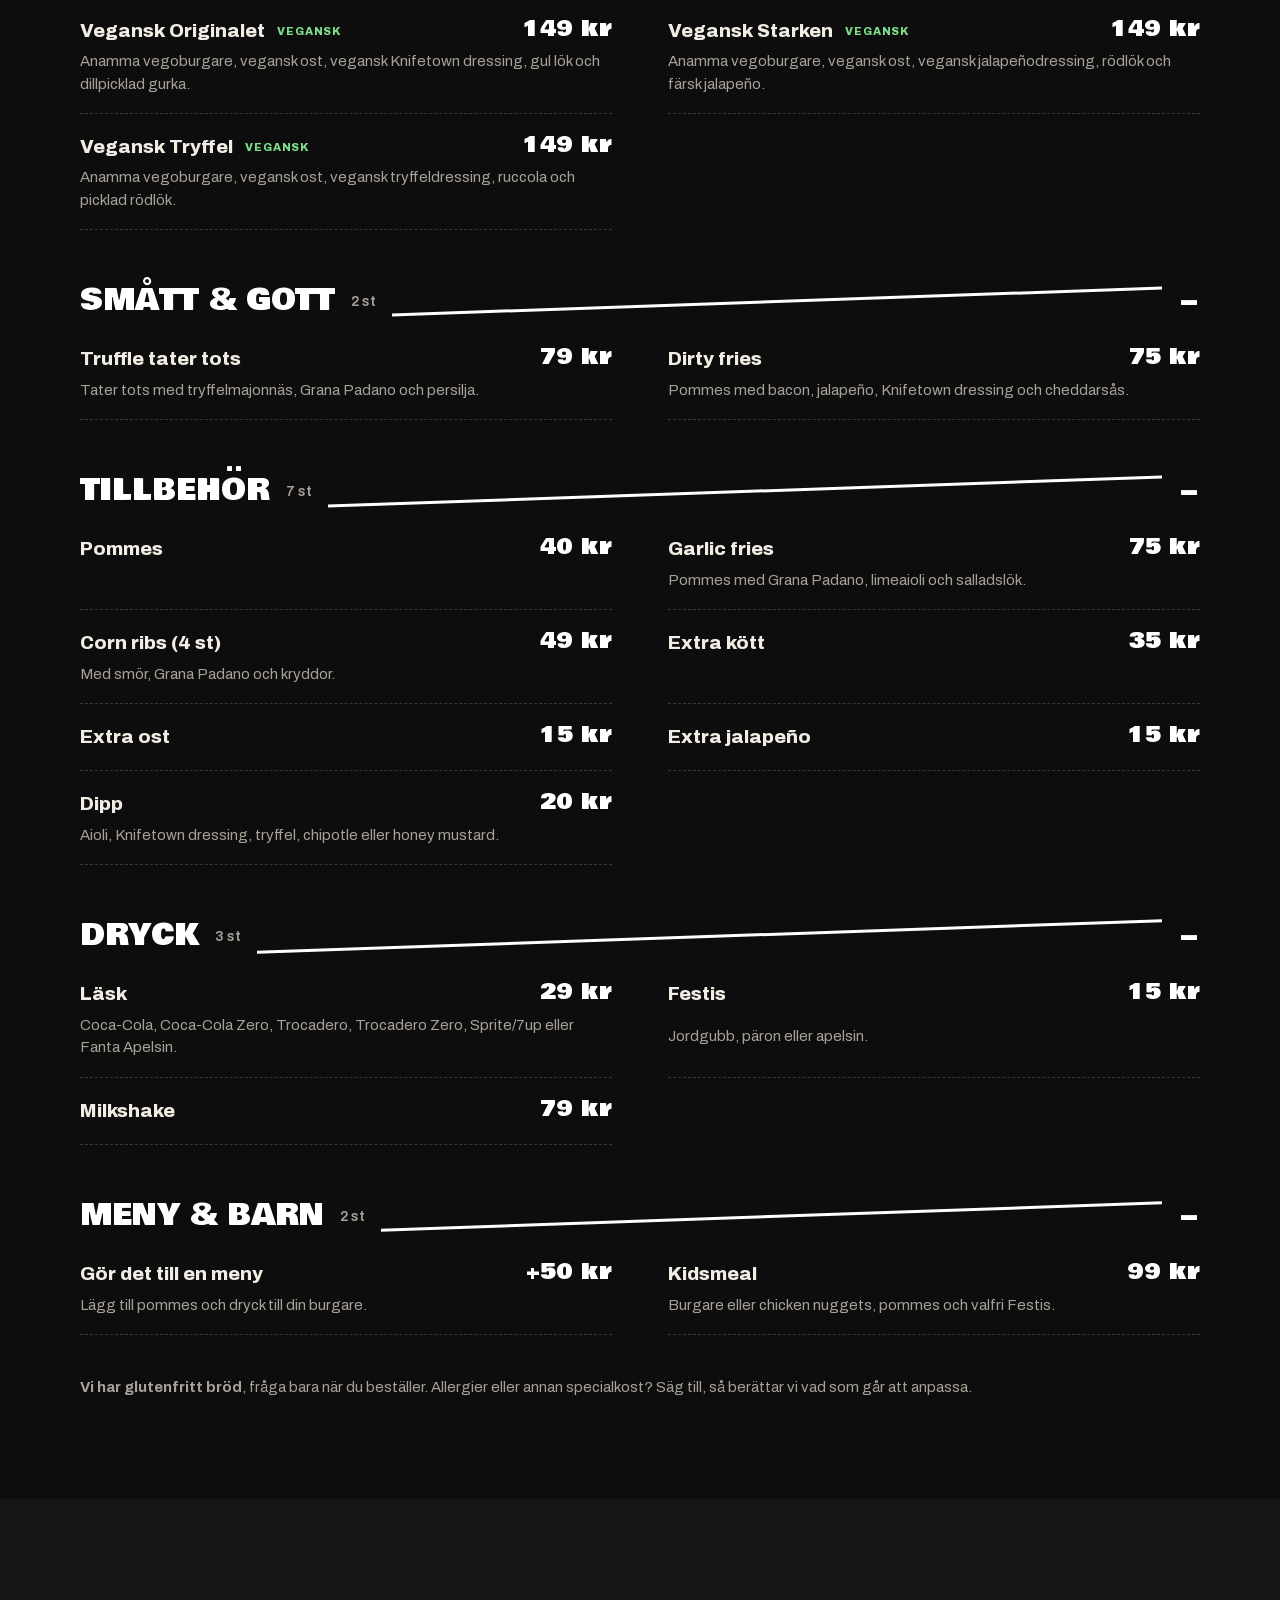
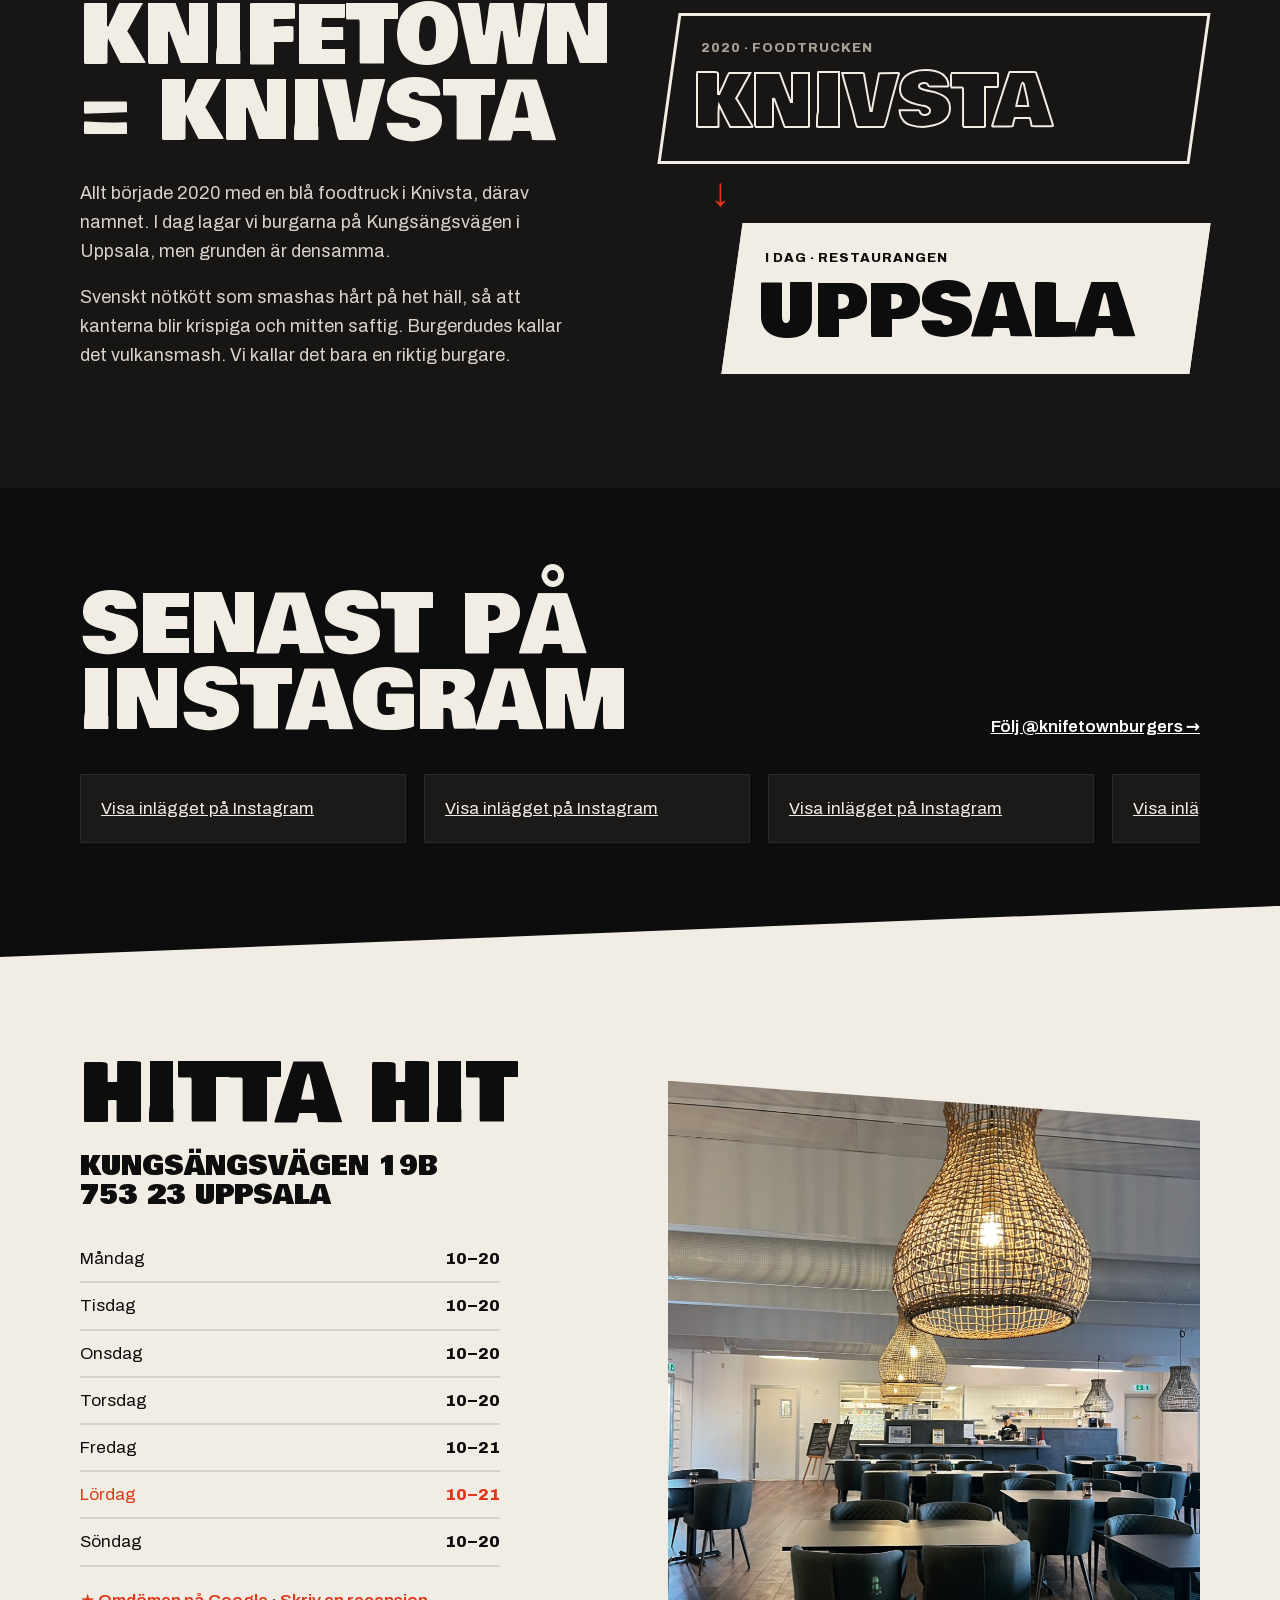
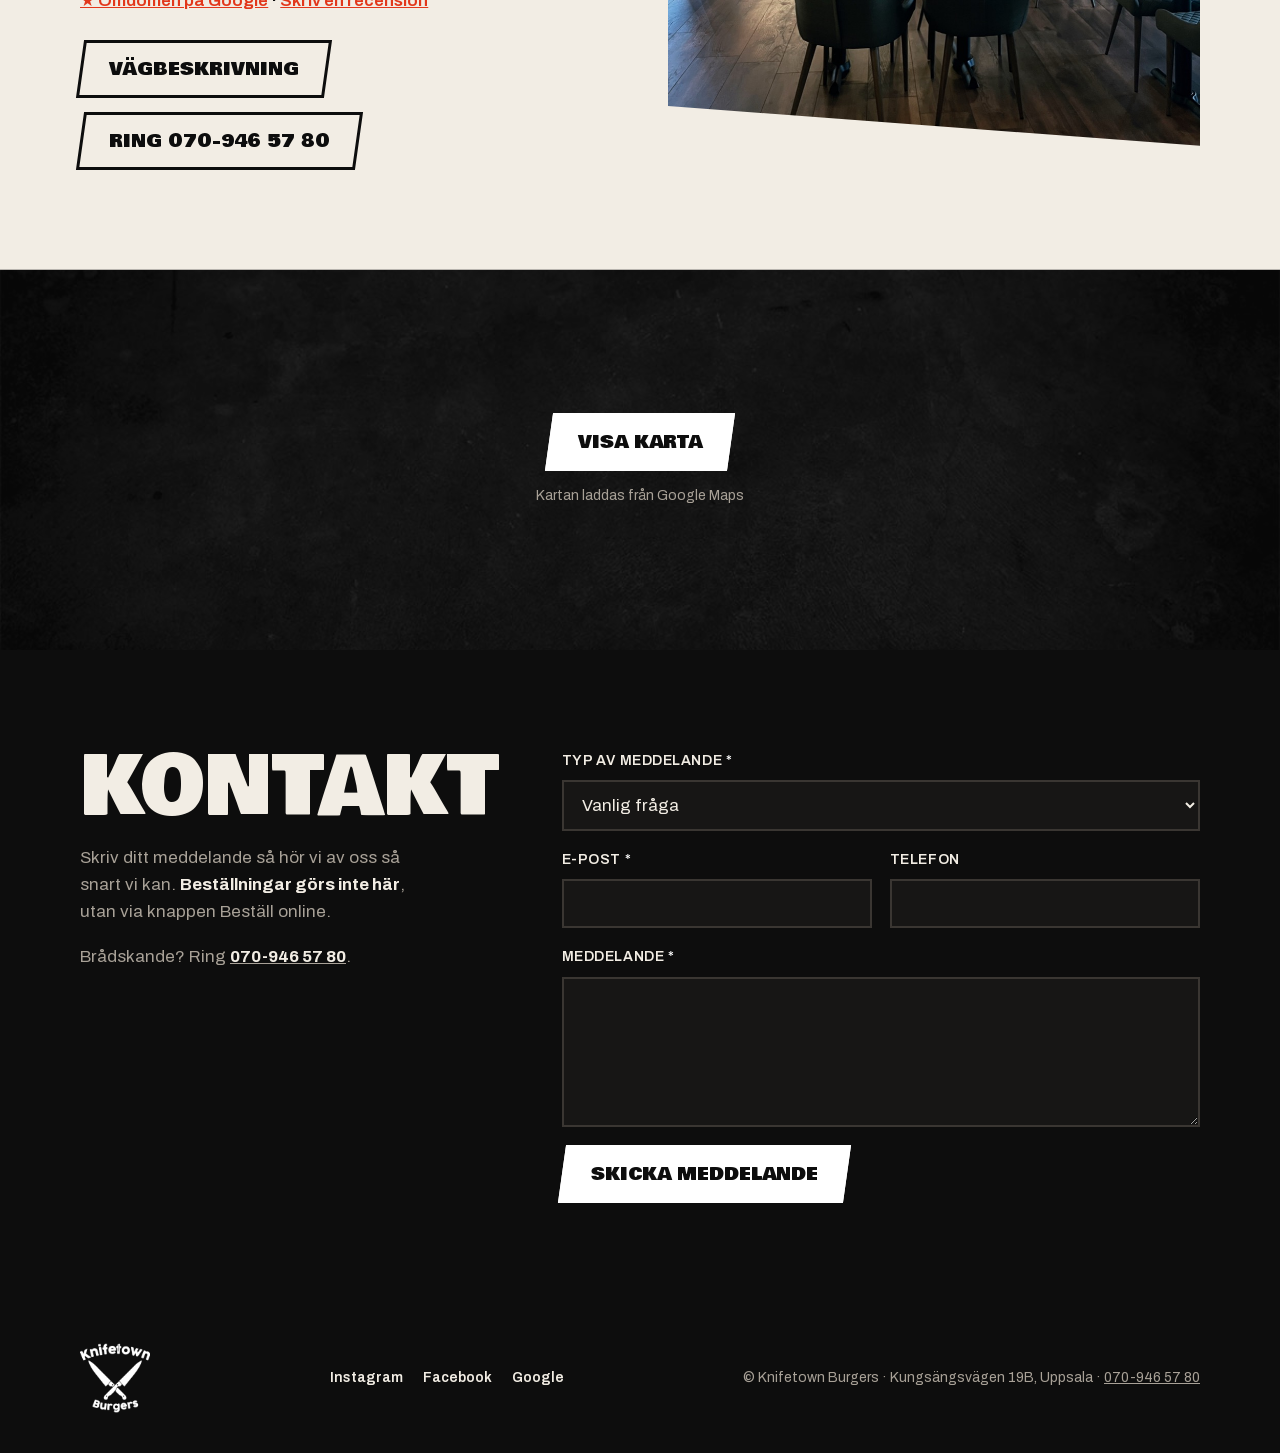
<file: modern/index.html>
<!doctype html>
<html lang="sv">
<head>
<meta charset="utf-8">
<meta name="viewport" content="width=device-width, initial-scale=1">
<meta name="robots" content="noindex">
<title>Knifetown Burgers – smashburgare i Uppsala, topp 10 i Sverige</title>
<meta name="description" content="Smashburgare på svenskt nötkött på Kungsängsvägen 19B i Uppsala. Plats 7 på Sveriges 100 bästa burgare 2026, topp 10 fem år i rad. Beställ online.">
<meta property="og:type" content="website">
<meta property="og:site_name" content="Knifetown Burgers">
<meta property="og:locale" content="sv_SE">
<meta property="og:title" content="Knifetown Burgers – smashburgare i Uppsala, topp 10 i Sverige">
<meta property="og:description" content="Smashburgare på svenskt nötkött på Kungsängsvägen 19B i Uppsala. Plats 7 på Sveriges 100 bästa burgare 2026, topp 10 fem år i rad. Beställ online.">
<meta property="og:url" content="https://knifetown.sluggan.com/modern/">
<meta property="og:image" content="https://knifetown.sluggan.com/img/burgare.jpg">
<meta property="og:image:alt" content="Smashburgare med cheddar från Knifetown Burgers">
<meta name="twitter:card" content="summary_large_image">
<link rel="icon" href="../img/favicon.png">
<link rel="stylesheet" href="../fonts/fonts.css">
<script type="application/ld+json">
{
  "@context": "https://schema.org",
  "@type": "Restaurant",
  "@id": "https://knifetownburgers.se/#restaurang",
  "name": "Knifetown Burgers",
  "alternateName": "Knifetown Burgers Uppsala",
  "description": "Smashburgare på svenskt nötkött i Uppsala. Startade som foodtruck i Knivsta 2020.",
  "url": "https://knifetownburgers.se/",
  "image": "https://knifetown.sluggan.com/img/burgare.jpg",
  "logo": "https://knifetown.sluggan.com/img/logo.png",
  "telephone": "+46709465780",
  "servesCuisine": [
    "Hamburgare",
    "Smashburgare"
  ],
  "priceRange": "69–200 kr",
  "menu": "https://knifetownburgers.se/#meny",
  "acceptsReservations": false,
  "geo": {"@type": "GeoCoordinates", "latitude": 59.8467515, "longitude": 17.6700466},
  "hasMap": "https://maps.google.com/?cid=10354588699820750538",
  "address": {
    "@type": "PostalAddress",
    "streetAddress": "Kungsängsvägen 19B",
    "postalCode": "753 23",
    "addressLocality": "Uppsala",
    "addressCountry": "SE"
  },
  "openingHoursSpecification": [
    {
      "@type": "OpeningHoursSpecification",
      "dayOfWeek": [
        "Monday",
        "Tuesday",
        "Wednesday",
        "Thursday",
        "Sunday"
      ],
      "opens": "10:00",
      "closes": "20:00"
    },
    {
      "@type": "OpeningHoursSpecification",
      "dayOfWeek": [
        "Friday",
        "Saturday"
      ],
      "opens": "10:00",
      "closes": "21:00"
    }
  ],
  "award": [
    "Sveriges 100 bästa burgare 2026, plats 7",
    "Sveriges 100 bästa burgare 2025, plats 10",
    "Sveriges 100 bästa burgare 2024, plats 5"
  ],
  "potentialAction": {
    "@type": "OrderAction",
    "target": "https://qopla.com/restaurant/knifetown-burgers-/qQALLpRyEO/order"
  },
  "sameAs": [
    "https://www.instagram.com/knifetownburgers/",
    "https://www.facebook.com/profile.php?id=100063505151036",
    "https://maps.google.com/?cid=10354588699820750538"
  ]
}
</script>
<style>
:root{
  --black:#0d0d0d; --ink:#171615; --bone:#f2ede4; --muted:#a8a197;
  --accent:#ffffff; --red:#e2371b;
  --head:"Bowlby One", Impact, sans-serif;
  --body:"Archivo", system-ui, sans-serif;
  --cut:4vw;
}
*{box-sizing:border-box}
html{scroll-padding-top:76px}
body{margin:0;background:var(--black);color:var(--bone);font:17px/1.6 var(--body);overflow-x:clip}
img{max-width:100%;display:block}
a{color:inherit}
h1,h2,h3{font-family:var(--head);font-weight:400;line-height:.95;margin:0;text-transform:uppercase}
h2{font-size:clamp(40px,6.5vw,80px)}
.wrap{max-width:1160px;margin:0 auto;padding:0 20px}
section{padding:100px 0;position:relative}

.btn{display:inline-block;font:400 18px/1 var(--head);text-transform:uppercase;text-decoration:none;padding:17px 26px;background:var(--accent);color:var(--black);border:3px solid var(--accent);transform:skew(-8deg)}
.btn > span{display:inline-block;transform:skew(8deg)}
.btn:hover{background:var(--bone);border-color:var(--bone)}
.btn.line{background:transparent;color:var(--bone);border-color:var(--bone)}
.btn.line:hover{background:var(--bone);color:var(--black)}

/* knivskurna kanter */
.cut-top{clip-path:polygon(0 var(--cut),100% 0,100% 100%,0 100%);margin-top:calc(var(--cut) * -1);padding-top:calc(100px + var(--cut))}
.cut-both{clip-path:polygon(0 var(--cut),100% 0,100% calc(100% - var(--cut)),0 100%);margin:calc(var(--cut) * -1) 0;padding:calc(100px + var(--cut)) 0}

/* header */
header{position:sticky;top:0;z-index:30;background:rgba(13,13,13,.94);border-bottom:1px solid #2a2826}
header .wrap{display:flex;align-items:center;gap:28px;height:76px}
header .logo img{width:62px;height:62px}
header nav{display:flex;gap:26px;margin-left:auto}
header nav a{text-decoration:none;font-weight:600;text-transform:uppercase;letter-spacing:.06em;font-size:14px}
header nav a:hover{color:var(--accent)}
.status{font-size:14px;color:var(--muted);white-space:nowrap}
.status b{color:#7ee08a;font-weight:600}
.status.closed b{color:var(--red)}
header .btn{padding:12px 18px;font-size:15px}
@media (max-width:900px){header nav{display:none}.status{margin-left:auto}}
@media (max-width:480px){header .wrap{gap:14px}.status{font-size:13px}.status .long{display:none}}

/* hero */
.hero{padding:70px 0 120px;overflow:hidden;background:var(--black) url("../img/bakgrund.jpg") center/cover}
.hero .wrap{display:grid;grid-template-columns:1.05fr .95fr;gap:40px;align-items:center}
.hero h1{font-size:clamp(56px,7.6vw,108px)}
.hero h1 span{display:block;color:transparent;-webkit-text-stroke:3px var(--accent);white-space:nowrap}
.hero p{font-size:20px;max-width:34ch;margin:24px 0 34px;color:#d9d3c9}
.hero .actions{display:flex;flex-wrap:wrap;gap:16px}
.hero .ahead{font-size:15px;margin:18px 0 0;color:var(--muted)}
.burger{position:relative}
.burger img{width:100%;aspect-ratio:4/5;object-fit:cover;clip-path:polygon(12% 0,100% 0,88% 100%,0 100%)}
.stamp{position:absolute;left:-20px;bottom:30px;width:170px;height:170px;border-radius:50%;background:var(--red);color:var(--bone);display:grid;place-items:center;text-align:center;transform:rotate(-12deg);box-shadow:0 10px 30px rgba(0,0,0,.5);padding:18px}
.stamp b{display:block;font:400 54px/.9 var(--head)}
.stamp small{display:block;font-weight:800;font-size:11px;letter-spacing:.06em;text-transform:uppercase;line-height:1.25;margin-top:6px}
@media (max-width:860px){.hero .wrap{grid-template-columns:1fr}.burger{max-width:460px;margin:20px auto 0}.stamp{left:-6px;width:140px;height:140px}.stamp b{font-size:44px}}

/* månadens */
.month{background:var(--accent);color:var(--black)}
.month .wrap{display:grid;grid-template-columns:minmax(0,1fr) auto;gap:22px 48px;align-items:end}
.month .wrap > div:first-child{grid-column:1 / -1}
.month .tag{font:400 22px/1 var(--head);text-transform:uppercase;background:var(--black);color:var(--accent);padding:10px 14px;display:inline-block;transform:rotate(-3deg)}
.month h2{font-size:clamp(40px,12vw,140px);margin-top:max(.5em,32px)}
.month p{font-size:20px;font-weight:600;max-width:46ch;margin:0}
.month .price{font:400 46px/1 var(--head);text-align:right;white-space:nowrap}
.month .price small{display:block;font:600 14px var(--body);margin-top:6px}
@media (max-width:860px){.month .wrap{grid-template-columns:1fr;gap:20px}.month .price{text-align:left}}

/* utmärkelser */
.awards{background:var(--ink)}
.awards .intro{display:flex;justify-content:space-between;gap:30px;flex-wrap:wrap;align-items:end}
.awards h2{line-height:1.15}
.quote{font:400 clamp(26px,3.4vw,40px)/1.05 var(--head);color:var(--accent);max-width:16ch;text-transform:uppercase}
.quote small{display:block;font:600 14px var(--body);color:var(--muted);text-transform:none;margin-top:10px}
.timeline{display:grid;grid-template-columns:repeat(6,1fr);gap:14px;margin-top:50px}
.year{border:2px solid #34312d;padding:24px 18px 20px;position:relative}
.year .y{font-weight:800;color:var(--muted);letter-spacing:.08em}
.year .p{font:400 64px/1 var(--head);margin:10px 0 8px}
.year .p sup{font-size:.4em;vertical-align:top;margin-right:2px}
.year span{font-size:14px;color:var(--muted);line-height:1.4;display:block}
.year.best{border-color:var(--accent);background:var(--accent);color:var(--black)}
.year.best .y,.year.best span{color:var(--black)}
.year.best .extra{color:var(--accent)}
.year .extra{display:inline-block;margin-top:10px;background:var(--black);color:var(--accent);font-weight:800;font-size:12px;letter-spacing:.06em;text-transform:uppercase;padding:5px 8px}
.awards .more{display:inline-block;margin-top:30px;font-weight:600;color:var(--accent)}
@media (max-width:900px){.timeline{grid-template-columns:repeat(2,1fr)}.year .p{font-size:54px}}

/* om oss */
.story{background:var(--ink)}
.story .wrap{display:grid;grid-template-columns:1fr 1fr;gap:56px;align-items:center}
.story p{font-size:18px;max-width:44ch;color:#d9d3c9}
.story h2 + p{margin-top:28px}
.route{display:grid;gap:10px}
.route div{border:3px solid var(--bone);padding:22px 24px;transform:skew(-8deg)}
.route div > *{display:block;transform:skew(8deg)}
.route b{font:400 clamp(40px,6vw,72px)/1 var(--head);text-transform:uppercase}
.route small{font-weight:800;font-size:13px;letter-spacing:.08em;text-transform:uppercase;color:var(--muted);margin-bottom:8px}
.route div:first-child b{color:transparent;-webkit-text-stroke:2px var(--bone)}
.route div:last-child{background:var(--bone);color:var(--black);margin-left:12%}
.route div:last-child small{color:var(--black)}
.route i{font:400 40px/1 var(--head);font-style:normal;margin-left:8%;color:var(--red)}
@media (max-width:860px){.story .wrap{grid-template-columns:1fr;gap:40px}}

/* meny */
.menu-head{display:flex;justify-content:space-between;align-items:end;gap:24px;flex-wrap:wrap}
.switch{display:inline-flex;border:3px solid var(--bone)}
.switch button{font:400 16px/1 var(--head);text-transform:uppercase;padding:14px 18px;background:transparent;color:var(--bone);border:0;cursor:pointer}
.switch button[aria-pressed=true]{background:var(--bone);color:var(--black)}
.lunch-note{margin:18px 0 0;color:var(--accent);font-weight:600;min-height:1.6em}
.cat{margin-top:56px}
.cat summary{display:flex;align-items:center;gap:16px;cursor:pointer;list-style:none}
.cat summary::-webkit-details-marker{display:none}
.cat summary::after{content:"–";font:400 30px/1 var(--head);color:var(--accent);width:22px;text-align:center}
.cat:not([open]) summary::after{content:"+"}
.cat h3{flex:1;font-size:30px;color:var(--accent);display:flex;align-items:center;gap:16px}
.cat h3::after{content:"";flex:1;height:3px;background:var(--accent);transform:skewY(-2deg)}
.cat h3 small{font:600 14px var(--body);color:var(--muted);text-transform:none}
.allergy{margin:40px 0 0;color:var(--muted);font-size:15px}
@media (max-width:760px){.cat{margin-top:34px}.cat h3{font-size:26px}}
.items{display:grid;grid-template-columns:1fr 1fr;gap:0 56px;margin-top:10px}
.item{display:grid;grid-template-columns:1fr auto;gap:4px 18px;padding:18px 0;border-bottom:1px dashed #3a3632}
.item b{font-weight:800;font-size:19px}
.item .v{font-size:11px;font-weight:800;letter-spacing:.08em;text-transform:uppercase;color:#7ee08a;margin-left:8px;vertical-align:2px}
.item .pr{font:400 22px/1.2 var(--head);color:var(--accent);white-space:nowrap;text-align:right}
.item .pr small{display:block;font:600 11px var(--body);color:var(--muted);letter-spacing:.06em}
.item p{grid-column:1 / 3;margin:0;color:var(--muted);font-size:15px;line-height:1.5}
.item.hidden-lunch{display:none}
body.lunch .item.no-lunch{opacity:.55}
.item .v.nl{display:none;color:var(--red)}
body.lunch .item .v.nl{display:inline}
@media (max-width:760px){.items{grid-template-columns:1fr}}

/* instagram */
.insta .head{display:flex;justify-content:space-between;align-items:end;gap:20px;flex-wrap:wrap;margin-bottom:34px}
.insta .head a{font-weight:600;color:var(--accent)}
.feed{display:flex;gap:18px;overflow-x:auto;scroll-snap-type:x mandatory;padding-bottom:14px;scrollbar-color:#444 transparent}
.feed .instagram-media,.feed iframe{flex:0 0 326px!important;min-width:326px!important;max-width:326px!important;margin:0!important;scroll-snap-align:start;border-radius:0!important}
.feed blockquote{background:#1b1a18;border:1px solid #2a2826;padding:20px}

/* platsen */
.place{background:var(--bone);color:var(--black)}
.place .wrap{display:grid;grid-template-columns:1fr 1fr;gap:56px;align-items:center}
.place img{width:100%;aspect-ratio:4/5;object-fit:cover;clip-path:polygon(0 0,100% 6%,100% 100%,0 94%)}
.place p{font-size:18px;max-width:44ch}
.hours{width:100%;max-width:420px;border-collapse:collapse;margin:24px 0 28px;font-size:17px}
.hours td{padding:9px 0;border-bottom:2px solid #d8d1c4}
.hours td:last-child{text-align:right;font-weight:800}
.hours tr.today td{color:var(--red)}
.place .addr{font:400 26px/1.1 var(--head);text-transform:uppercase}
.place .actions{display:flex;flex-wrap:wrap;gap:14px}
.place .reviews{margin:-8px 0 26px;font-weight:600;font-size:17px}
.place .reviews a{color:var(--red)}
.place .btn.line{color:var(--black);border-color:var(--black)}
.place .btn.line:hover{background:var(--black);color:var(--bone)}
@media (max-width:860px){.place .wrap{grid-template-columns:1fr}}

.map{height:380px;background:var(--ink) url("../img/bakgrund.jpg") center/cover}
.map iframe{width:100%;height:100%;border:0;display:block}
.map-load{width:100%;height:100%;display:grid;place-content:center;justify-items:center;gap:14px;background:rgba(13,13,13,.55);border:0;color:var(--bone);cursor:pointer;font:inherit}
.map-load small{font-size:14px;color:var(--muted)}

/* kontakt */
.contact .wrap{display:grid;grid-template-columns:.8fr 1.2fr;gap:56px;align-items:start}
.contact p.lead{color:var(--muted);max-width:36ch;margin:18px 0 0}
.contact p.lead b{color:var(--bone)}
form{display:grid;grid-template-columns:1fr 1fr;gap:18px}
form label{display:grid;gap:8px;font-weight:600;font-size:14px;letter-spacing:.04em;text-transform:uppercase}
form label.full{grid-column:1 / -1}
form input,form select,form textarea{font:17px var(--body);color:var(--bone);background:var(--ink);border:2px solid #3a3632;padding:13px 14px;border-radius:0;width:100%}
form textarea{min-height:150px;resize:vertical}
form input:focus,form select:focus,form textarea:focus{outline:none;border-color:var(--accent)}
form .req{color:var(--accent)}
form button.btn{justify-self:start;cursor:pointer;font-family:var(--head)}
.sent{grid-column:1 / -1;margin:0;padding:16px 18px;border:2px solid var(--accent);color:var(--bone);display:none}
.sent.show{display:block}
@media (max-width:760px){.contact .wrap{grid-template-columns:1fr;gap:30px}form{grid-template-columns:1fr}}

footer{padding:40px 0 110px;color:var(--muted);font-size:14px}
footer .wrap{display:flex;justify-content:space-between;align-items:center;gap:20px;flex-wrap:wrap}
footer img{width:70px}
footer .social{display:flex;gap:20px}
footer .social a{font-weight:600;color:var(--bone);text-decoration:none}
footer .social a:hover{color:var(--accent)}
@media (min-width:761px){footer{padding-bottom:40px}}

.orderbar{display:none}
@media (max-width:760px){
  .orderbar{display:flex;gap:10px;position:fixed;left:12px;right:12px;bottom:calc(12px + env(safe-area-inset-bottom));z-index:40}
  .orderbar .btn{flex:1;display:flex;align-items:center;justify-content:center;font-size:19px;padding:17px 16px;white-space:nowrap;box-shadow:0 8px 24px rgba(0,0,0,.5)}
  .orderbar .btn.line{flex:0 0 auto;background:var(--black)}
  .hero{padding-top:44px}
  .hero p{font-size:18px}
}
</style>
</head>
<body>

<header>
  <div class="wrap">
    <a class="logo" href="#"><img src="../img/logo.png" alt="Knifetown Burgers"></a>
    <nav>
      <a href="#meny">Meny</a>
      <a href="#utmarkelser">Utmärkelser</a>
      <a href="#om">Om oss</a>
      <a href="#hitta">Hitta hit</a>
      <a href="#kontakt">Kontakt</a>
    </nav>
    <span class="status" id="status">Öppet 10–20</span>
    <a class="btn" href="https://qopla.com/restaurant/knifetown-burgers-/qQALLpRyEO/order" target="_blank" rel="noopener"><span>Beställ</span></a>
  </div>
</header>

<main>
<section class="hero">
  <div class="wrap">
    <div>
      <h1>Topp 10<span>i Sverige.</span></h1>
      <p>Fem år i rad på Sveriges 100 bästa burgare. Smashburgare på svenskt nötkött, på Kungsängsvägen i Uppsala.</p>
      <div class="actions">
        <a class="btn" href="https://qopla.com/restaurant/knifetown-burgers-/qQALLpRyEO/order" target="_blank" rel="noopener"><span>Beställ online</span></a>
        <a class="btn line" href="#meny"><span>Se menyn</span></a>
      </div>
      <p class="ahead">Beställ i förväg och hämta utan kö.</p>
    </div>
    <div class="burger">
      <img src="../img/burgare.jpg" alt="Smashburgare med cheddar">
      <div class="stamp"><div><b>#7</b><small>Sveriges 100 bästa burgare 2026</small></div></div>
    </div>
  </div>
</section>

<section class="month cut-both">
  <div class="wrap">
    <div>
      <span class="tag">Bara i oktober</span>
      <h2>Månadens</h2>
    </div>
    <p>Svenskt nötkött, smörstekta trattkantareller, äpple, schalottenlök, cheddar och majonnäs med brynt smör, timjan och lagrad ost.</p>
    <div class="price">140 / 170 kr<small>135 g / 200 g</small></div>
  </div>
</section>

<section class="awards cut-top" id="utmarkelser">
  <div class="wrap">
    <div class="intro">
      <h2>Sex år på listan.<br>Fem i topp&nbsp;10.</h2>
      <div class="quote">"Fortsatt knivskarp fingertoppskänsla"<small>Sveriges 100 bästa burgare 2026</small></div>
    </div>
    <div class="timeline">
      <div class="year"><div class="y">2021</div><div class="p"><sup>#</sup>12</div><span>Sveriges 100 bästa burgare</span></div>
      <div class="year"><div class="y">2022</div><div class="p"><sup>#</sup>10</div><span>Sveriges 100 bästa burgare</span></div>
      <div class="year"><div class="y">2023</div><div class="p"><sup>#</sup>9</div><span>Sveriges 100 bästa burgare</span></div>
      <div class="year"><div class="y">2024</div><div class="p"><sup>#</sup>5</div><span>Sveriges 100 bästa burgare</span><span class="extra">Årets eldsjälar</span></div>
      <div class="year"><div class="y">2025</div><div class="p"><sup>#</sup>10</div><span>Sveriges 100 bästa burgare</span></div>
      <div class="year best"><div class="y">2026</div><div class="p"><sup>#</sup>7</div><span>Sveriges 100 bästa burgare</span></div>
    </div>
    <a class="more" href="https://www.burgerdudes.se/sveriges-basta-burgare-2026/" target="_blank" rel="noopener">Se hela listan hos Burgerdudes →</a>
  </div>
</section>

<section id="meny">
  <div class="wrap">
    <div class="menu-head">
      <h2>Meny</h2>
      <div class="switch" role="group" aria-label="Välj meny">
        <button type="button" aria-pressed="true" data-mode="dag">Hela dagen</button>
        <button type="button" aria-pressed="false" data-mode="lunch">Lunch 10–15</button>
      </div>
    </div>
    <p class="lunch-note" id="lunch-note"></p>
    <details class="cat" open>
      <summary><h3>Burgare <small>11 st</small></h3></summary>
      <div class="items">
        <div class="item"><b>Månadens burgare <span class="v" style="color:var(--accent)">Oktober</span></b><span class="pr" data-dag="140 / 170 kr" data-lunch="170 / 200 kr">140 / 170 kr<small>135 g / 200 g</small></span><p>Svenskt nötkött, smörstekta trattkantareller, äpple, schalottenlök, cheddar och majonnäs med brynt smör, timjan och lagrad ost.</p></div>
        <div class="item"><b>Oklahoma</b><span class="pr" data-dag="135 / 165 kr" data-lunch="165 / 195 kr">135 / 165 kr<small>135 g / 200 g</small></span><p>Svenskt nötkött smashat med lök, dubbel cheddar, senapsstekt, dillpicklad gurka, gul lök, majonnäs och friterad schalottenlök.</p></div>
        <div class="item"><b>Starken</b><span class="pr" data-dag="135 / 165 kr" data-lunch="165 / 195 kr">135 / 165 kr<small>135 g / 200 g</small></span><p>Svenskt nötkött, dubbel cheddar, jalapeñodressing, rödlök och färsk jalapeño.</p></div>
        <div class="item"><b>BBQ Special</b><span class="pr" data-dag="140 / 170 kr" data-lunch="170 / 200 kr">140 / 170 kr<small>135 g / 200 g</small></span><p>Svenskt nötkött, dubbel cheddar, bacon, picklad rödlök, chipotlemajonnäs och BBQ-sås med blåbär och habanero.</p></div>
        <div class="item"><b>Knifetown cheese</b><span class="pr" data-dag="69 kr" data-lunch="99 kr">69 kr</span><p>2 × 45 g svenskt nötkött, cheddar, finhackad lök och gurka, senap och ketchup.</p></div>
        <div class="item"><b>Bacon &amp; cheese</b><span class="pr" data-dag="135 / 165 kr" data-lunch="165 / 195 kr">135 / 165 kr<small>135 g / 200 g</small></span><p>Svenskt nötkött, cheddar, bacon, Knifetown dressing, sallad, lök och tomat.</p></div>
        <div class="item"><b>Tryffelburgare</b><span class="pr" data-dag="135 / 165 kr" data-lunch="165 / 195 kr">135 / 165 kr<small>135 g / 200 g</small></span><p>Svenskt nötkött, tryffelost och cheddar, ruccola, picklad rödlök och tryffelmajonnäs.</p></div>
        <div class="item"><b>Svensk grillost</b><span class="pr" data-dag="125 / 155 kr" data-lunch="155 / 170 kr">125 / 155 kr<small>1 st / 2 st</small></span><p>Pankopanerad svensk grillost, vitlöksmajonnäs och picklad paprika.</p></div>
        <div class="item"><b>Vegansk Originalet <span class="v">Vegansk</span></b><span class="pr" data-dag="149 kr" data-lunch="170 kr">149 kr</span><p>Anamma vegoburgare, vegansk ost, vegansk Knifetown dressing, gul lök och dillpicklad gurka.</p></div>
        <div class="item"><b>Vegansk Starken <span class="v">Vegansk</span></b><span class="pr" data-dag="149 kr" data-lunch="170 kr">149 kr</span><p>Anamma vegoburgare, vegansk ost, vegansk jalapeñodressing, rödlök och färsk jalapeño.</p></div>
        <div class="item"><b>Vegansk Tryffel <span class="v">Vegansk</span></b><span class="pr" data-dag="149 kr" data-lunch="170 kr">149 kr</span><p>Anamma vegoburgare, vegansk ost, vegansk tryffeldressing, ruccola och picklad rödlök.</p></div>
      </div>
    </details>
    <details class="cat" open>
      <summary><h3>Smått &amp; gott <small>2 st</small></h3></summary>
      <div class="items">
        <div class="item"><b>Truffle tater tots</b><span class="pr">79 kr</span><p>Tater tots med tryffelmajonnäs, Grana Padano och persilja.</p></div>
        <div class="item no-lunch"><b>Dirty fries <span class="v nl">Ej lunch</span></b><span class="pr">75 kr</span><p>Pommes med bacon, jalapeño, Knifetown dressing och cheddarsås.</p></div>
      </div>
    </details>
    <details class="cat" open>
      <summary><h3>Tillbehör <small>7 st</small></h3></summary>
      <div class="items">
        <div class="item"><b>Pommes</b><span class="pr">40 kr</span></div>
        <div class="item"><b>Garlic fries</b><span class="pr">75 kr</span><p>Pommes med Grana Padano, limeaioli och salladslök.</p></div>
        <div class="item no-lunch"><b>Corn ribs (4 st) <span class="v nl">Ej lunch</span></b><span class="pr">49 kr</span><p>Med smör, Grana Padano och kryddor.</p></div>
        <div class="item"><b>Extra kött</b><span class="pr">35 kr</span></div>
        <div class="item"><b>Extra ost</b><span class="pr">15 kr</span></div>
        <div class="item"><b>Extra jalapeño</b><span class="pr">15 kr</span></div>
        <div class="item"><b>Dipp</b><span class="pr">20 kr</span><p>Aioli, Knifetown dressing, tryffel, chipotle eller honey mustard.</p></div>
      </div>
    </details>
    <details class="cat" open>
      <summary><h3>Dryck <small>3 st</small></h3></summary>
      <div class="items">
        <div class="item"><b>Läsk</b><span class="pr">29 kr</span><p>Coca-Cola, Coca-Cola Zero, Trocadero, Trocadero Zero, Sprite/7up eller Fanta Apelsin.</p></div>
        <div class="item"><b>Festis</b><span class="pr">15 kr</span><p>Jordgubb, päron eller apelsin.</p></div>
        <div class="item"><b>Milkshake</b><span class="pr">79 kr</span></div>
      </div>
    </details>
    <details class="cat" open>
      <summary><h3>Meny &amp; barn <small>2 st</small></h3></summary>
      <div class="items">
        <div class="item no-lunch"><b>Gör det till en meny <span class="v nl">Ej lunch</span></b><span class="pr">+50 kr</span><p>Lägg till pommes och dryck till din burgare.</p></div>
        <div class="item"><b>Kidsmeal</b><span class="pr">99 kr</span><p>Burgare eller chicken nuggets, pommes och valfri Festis.</p></div>
      </div>
    </details>
    <p class="allergy"><b>Vi har glutenfritt bröd</b>, fråga bara när du beställer. Allergier eller annan specialkost? Säg till, så berättar vi vad som går att anpassa.</p>
  </div>
</section>

<section class="story" id="om">
  <div class="wrap">
    <div>
      <h2>Knifetown<br>= Knivsta</h2>
      <p>Allt började 2020 med en blå foodtruck i Knivsta, därav namnet. I dag lagar vi burgarna på Kungsängsvägen i Uppsala, men grunden är densamma.</p>
      <p>Svenskt nötkött som smashas hårt på het häll, så att kanterna blir krispiga och mitten saftig. Burgerdudes kallar det vulkansmash. Vi kallar det bara en riktig burgare.</p>
    </div>
    <div class="route" aria-hidden="true">
      <div><small>2020 · Foodtrucken</small><b>Knivsta</b></div>
      <i>↓</i>
      <div><small>I dag · Restaurangen</small><b>Uppsala</b></div>
    </div>
  </div>
</section>

<section class="insta" id="instagram">
  <div class="wrap">
    <div class="head">
      <h2>Senast på<br>Instagram</h2>
      <a href="https://www.instagram.com/knifetownburgers/" target="_blank" rel="noopener">Följ @knifetownburgers →</a>
    </div>
    <div class="feed">
      <blockquote class="instagram-media" data-instgrm-permalink="https://www.instagram.com/p/Dd6La5-oDU0/" data-instgrm-version="14"><a href="https://www.instagram.com/p/Dd6La5-oDU0/" target="_blank" rel="noopener">Visa inlägget på Instagram</a></blockquote>
      <blockquote class="instagram-media" data-instgrm-permalink="https://www.instagram.com/reel/DdtggC8oblx/" data-instgrm-version="14"><a href="https://www.instagram.com/reel/DdtggC8oblx/" target="_blank" rel="noopener">Visa inlägget på Instagram</a></blockquote>
      <blockquote class="instagram-media" data-instgrm-permalink="https://www.instagram.com/p/Ddq5Xziocdc/" data-instgrm-version="14"><a href="https://www.instagram.com/p/Ddq5Xziocdc/" target="_blank" rel="noopener">Visa inlägget på Instagram</a></blockquote>
      <blockquote class="instagram-media" data-instgrm-permalink="https://www.instagram.com/reel/DdI-T4IoI4z/" data-instgrm-version="14"><a href="https://www.instagram.com/reel/DdI-T4IoI4z/" target="_blank" rel="noopener">Visa inlägget på Instagram</a></blockquote>
      <blockquote class="instagram-media" data-instgrm-permalink="https://www.instagram.com/p/Dc-vcPUI2Wy/" data-instgrm-version="14"><a href="https://www.instagram.com/p/Dc-vcPUI2Wy/" target="_blank" rel="noopener">Visa inlägget på Instagram</a></blockquote>
    </div>
  </div>
</section>

<section class="place cut-top" id="hitta">
  <div class="wrap">
    <div>
      <h2>Hitta hit</h2>
      <p class="addr" style="margin-top:20px">Kungsängsvägen 19B<br>753 23 Uppsala</p>
      <table class="hours" id="hours">
        <tr data-d="1"><td>Måndag</td><td>10–20</td></tr>
        <tr data-d="2"><td>Tisdag</td><td>10–20</td></tr>
        <tr data-d="3"><td>Onsdag</td><td>10–20</td></tr>
        <tr data-d="4"><td>Torsdag</td><td>10–20</td></tr>
        <tr data-d="5"><td>Fredag</td><td>10–21</td></tr>
        <tr data-d="6"><td>Lördag</td><td>10–21</td></tr>
        <tr data-d="0"><td>Söndag</td><td>10–20</td></tr>
      </table>
      <p class="reviews"><a href="https://maps.google.com/?cid=10354588699820750538" target="_blank" rel="noopener">★ Omdömen på Google</a> · <a href="https://search.google.com/local/writereview?placeid=ChIJpVhw3bm5X0YRyvYWwI_jso8" target="_blank" rel="noopener">Skriv en recension</a></p>
      <div class="actions">
        <a class="btn line" href="https://www.google.com/maps/dir/?api=1&amp;destination=Knifetown+Burgers+Uppsala&amp;destination_place_id=ChIJpVhw3bm5X0YRyvYWwI_jso8" target="_blank" rel="noopener"><span>Vägbeskrivning</span></a>
        <a class="btn line" href="tel:+46709465780"><span>Ring 070-946 57 80</span></a>
      </div>
    </div>
    <img src="../img/restaurang.jpg" alt="Matsalen hos Knifetown Burgers" loading="lazy">
  </div>
</section>

<div class="map" id="map"><button type="button" class="map-load"><span class="btn"><span>Visa karta</span></span><small>Kartan laddas från Google Maps</small></button></div>

<section class="contact" id="kontakt">
  <div class="wrap">
    <div>
      <h2>Kontakt</h2>
      <p class="lead">Skriv ditt meddelande så hör vi av oss så snart vi kan. <b>Beställningar görs inte här</b>, utan via knappen Beställ online.</p>
      <p class="lead">Brådskande? Ring <a href="tel:+46709465780"><b>070-946 57 80</b></a>.</p>
    </div>
    <form id="contact-form" novalidate>
      <label class="full"><span>Typ av meddelande <span class="req">*</span></span>
        <select name="typ" required>
          <option>Vanlig fråga</option>
          <option>Fel på hemsidan (inte beställningar via Qopla)</option>
        </select>
      </label>
      <label><span>E-post <span class="req">*</span></span><input type="email" name="epost" required autocomplete="email"></label>
      <label><span>Telefon</span><input type="tel" name="telefon" autocomplete="tel"></label>
      <label class="full"><span>Meddelande <span class="req">*</span></span><textarea name="meddelande" required></textarea></label>
      <button class="btn" type="submit"><span>Skicka meddelande</span></button>
      <p class="sent" id="sent" role="status"></p>
    </form>
  </div>
</section>
</main>

<footer>
  <div class="wrap">
    <img src="../img/logo.png" alt="Knifetown Burgers">
    <div class="social">
      <a href="https://www.instagram.com/knifetownburgers/" target="_blank" rel="noopener">Instagram</a>
      <a href="https://www.facebook.com/profile.php?id=100063505151036" target="_blank" rel="noopener">Facebook</a>
      <a href="https://maps.google.com/?cid=10354588699820750538" target="_blank" rel="noopener">Google</a>
    </div>
    <span>© Knifetown Burgers · Kungsängsvägen 19B, Uppsala · <a href="tel:+46709465780">070-946 57 80</a></span>
  </div>
</footer>

<div class="orderbar">
  <a class="btn" href="https://qopla.com/restaurant/knifetown-burgers-/qQALLpRyEO/order" target="_blank" rel="noopener"><span>Beställ online</span></a>
  <a class="btn line" href="tel:+46709465780"><span>Ring</span></a>
</div>

<script>
// hela dagen / lunch
const note = document.getElementById("lunch-note");
document.querySelectorAll(".switch button").forEach(b => b.addEventListener("click", () => {
  const lunch = b.dataset.mode === "lunch";
  document.querySelectorAll(".switch button").forEach(x => x.setAttribute("aria-pressed", x === b));
  document.body.classList.toggle("lunch", lunch);
  document.querySelectorAll(".pr[data-lunch]").forEach(p => {
    p.firstChild.textContent = lunch ? p.dataset.lunch : p.dataset.dag;
  });
  note.textContent = lunch ? "Alla dagar 10–15. Pommes och dryck ingår till burgarna." : "";
}));

// kontaktformulär – demo, skickar inget
const form = document.getElementById("contact-form"), sent = document.getElementById("sent");
form.addEventListener("submit", e => {
  e.preventDefault();
  if (!form.checkValidity()) { form.reportValidity(); return; }
  sent.textContent = "Tack! Det här är en demo, så meddelandet skickades inte någonstans.";
  sent.classList.add("show");
  form.reset();
});

// öppet nu
(() => {
  const p = Object.fromEntries(new Intl.DateTimeFormat("en-GB", {timeZone:"Europe/Stockholm", weekday:"short", hour:"2-digit", minute:"2-digit", hourCycle:"h23"})
    .formatToParts(new Date()).map(x => [x.type, x.value]));
  const d = ["Sun","Mon","Tue","Wed","Thu","Fri","Sat"].indexOf(p.weekday), m = +p.hour * 60 + +p.minute;
  const close = d === 5 || d === 6 ? 21 : 20, el = document.getElementById("status");
  document.querySelector(`#hours tr[data-d="${d}"]`)?.classList.add("today");
  if (m >= 600 && m < close * 60) el.innerHTML = `<b>Öppet nu</b><span class="long"> · till ${close}</span>`;
  else { el.classList.add("closed"); el.innerHTML = `<b>Stängt</b><span class="long"> · öppnar 10</span>`; }
})();

// mobil: bara burgarna utfällda från start
if (matchMedia("(max-width:760px)").matches)
  document.querySelectorAll("details.cat").forEach((d, i) => { if (i > 0) d.open = false; });

// kartan laddas först vid klick (ingen Google-spårning innan dess)
document.querySelector(".map-load").addEventListener("click", () => {
  document.getElementById("map").innerHTML = '<iframe title="Karta till Knifetown Burgers" src="https://www.google.com/maps/embed?pb=!1m18!1m12!1m3!1d1691.407983902509!2d17.785137976135005!3d59.7255966634627!2m3!1f0!2f0!3f0!3m2!1i1024!2i768!4f13.1!3m3!1m2!1s0x465fb9b9dd7058a5%3A0x8fb2e38fc016f6ca!2sKnifetown%20Burgers!5e0!3m2!1ssv!2sse!4v1653653397197!5m2!1ssv!2sse"></iframe>';
});
</script>
<script async src="https://www.instagram.com/embed.js"></script>
</body>
</html>
</file>
<file: fonts/fonts.css>
/* Självhostade typsnitt (latin) – inga anrop till Google */
@font-face {
  font-family: 'Archivo';
  font-style: normal;
  font-weight: 400 800;
  font-stretch: 100%;
  font-display: swap;
  src: url(archivo.woff2) format('woff2');
  unicode-range: U+0000-00FF, U+0131, U+0152-0153, U+02BB-02BC, U+02C6, U+02DA, U+02DC, U+0304, U+0308, U+0329, U+2000-206F, U+20AC, U+2122, U+2191, U+2193, U+2212, U+2215, U+FEFF, U+FFFD;
}
@font-face {
  font-family: 'Bowlby One';
  font-style: normal;
  font-weight: 400;
  font-display: swap;
  src: url(bowlby-one-400.woff2) format('woff2');
  unicode-range: U+0000-00FF, U+0131, U+0152-0153, U+02BB-02BC, U+02C6, U+02DA, U+02DC, U+0304, U+0308, U+0329, U+2000-206F, U+20AC, U+2122, U+2191, U+2193, U+2212, U+2215, U+FEFF, U+FFFD;
}
@font-face {
  font-family: 'Barlow';
  font-style: normal;
  font-weight: 400;
  font-display: swap;
  src: url(barlow-400.woff2) format('woff2');
  unicode-range: U+0000-00FF, U+0131, U+0152-0153, U+02BB-02BC, U+02C6, U+02DA, U+02DC, U+0304, U+0308, U+0329, U+2000-206F, U+20AC, U+2122, U+2191, U+2193, U+2212, U+2215, U+FEFF, U+FFFD;
}
@font-face {
  font-family: 'Barlow';
  font-style: normal;
  font-weight: 500;
  font-display: swap;
  src: url(barlow-500.woff2) format('woff2');
  unicode-range: U+0000-00FF, U+0131, U+0152-0153, U+02BB-02BC, U+02C6, U+02DA, U+02DC, U+0304, U+0308, U+0329, U+2000-206F, U+20AC, U+2122, U+2191, U+2193, U+2212, U+2215, U+FEFF, U+FFFD;
}
@font-face {
  font-family: 'Barlow';
  font-style: normal;
  font-weight: 600;
  font-display: swap;
  src: url(barlow-600.woff2) format('woff2');
  unicode-range: U+0000-00FF, U+0131, U+0152-0153, U+02BB-02BC, U+02C6, U+02DA, U+02DC, U+0304, U+0308, U+0329, U+2000-206F, U+20AC, U+2122, U+2191, U+2193, U+2212, U+2215, U+FEFF, U+FFFD;
}
@font-face {
  font-family: 'Barlow';
  font-style: normal;
  font-weight: 700;
  font-display: swap;
  src: url(barlow-700.woff2) format('woff2');
  unicode-range: U+0000-00FF, U+0131, U+0152-0153, U+02BB-02BC, U+02C6, U+02DA, U+02DC, U+0304, U+0308, U+0329, U+2000-206F, U+20AC, U+2122, U+2191, U+2193, U+2212, U+2215, U+FEFF, U+FFFD;
}
@font-face {
  font-family: 'Barlow Condensed';
  font-style: normal;
  font-weight: 600;
  font-display: swap;
  src: url(barlow-condensed-600.woff2) format('woff2');
  unicode-range: U+0000-00FF, U+0131, U+0152-0153, U+02BB-02BC, U+02C6, U+02DA, U+02DC, U+0304, U+0308, U+0329, U+2000-206F, U+20AC, U+2122, U+2191, U+2193, U+2212, U+2215, U+FEFF, U+FFFD;
}
@font-face {
  font-family: 'Barlow Condensed';
  font-style: normal;
  font-weight: 700;
  font-display: swap;
  src: url(barlow-condensed-700.woff2) format('woff2');
  unicode-range: U+0000-00FF, U+0131, U+0152-0153, U+02BB-02BC, U+02C6, U+02DA, U+02DC, U+0304, U+0308, U+0329, U+2000-206F, U+20AC, U+2122, U+2191, U+2193, U+2212, U+2215, U+FEFF, U+FFFD;
}
</file>
